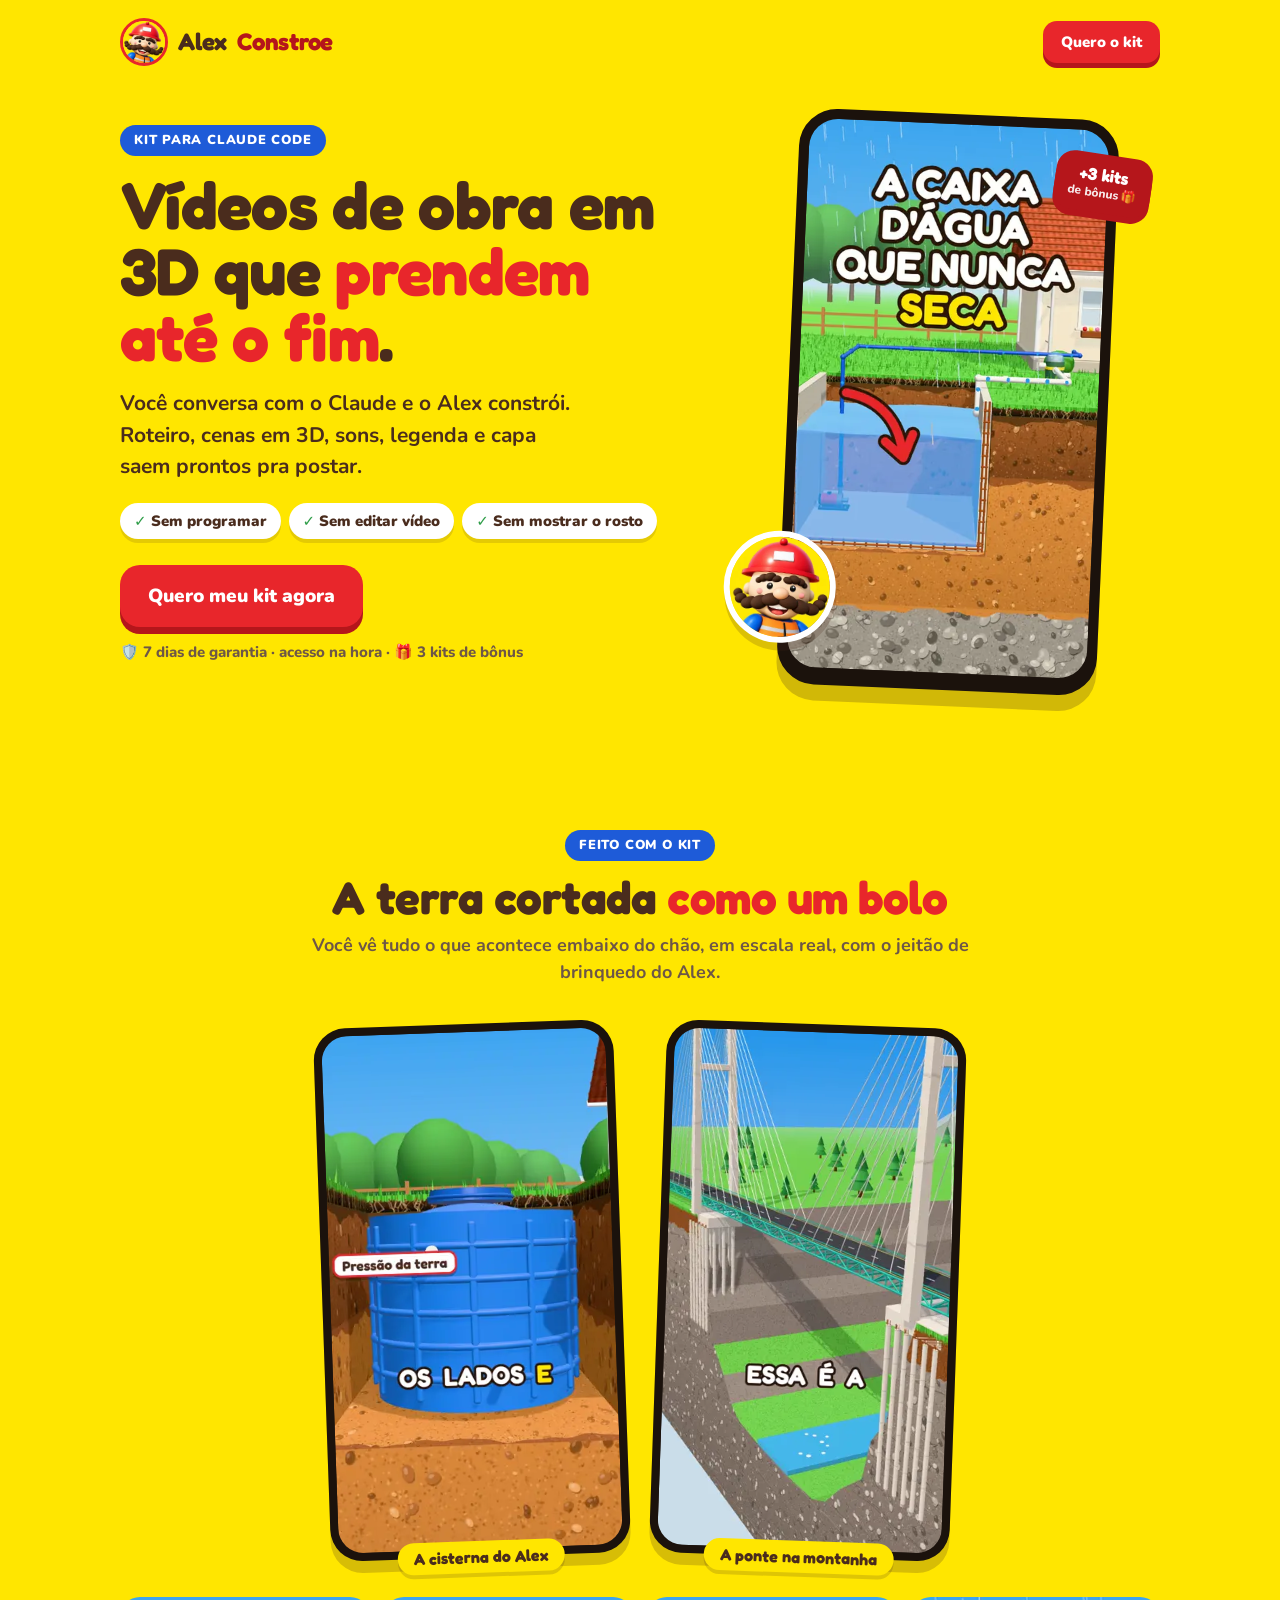
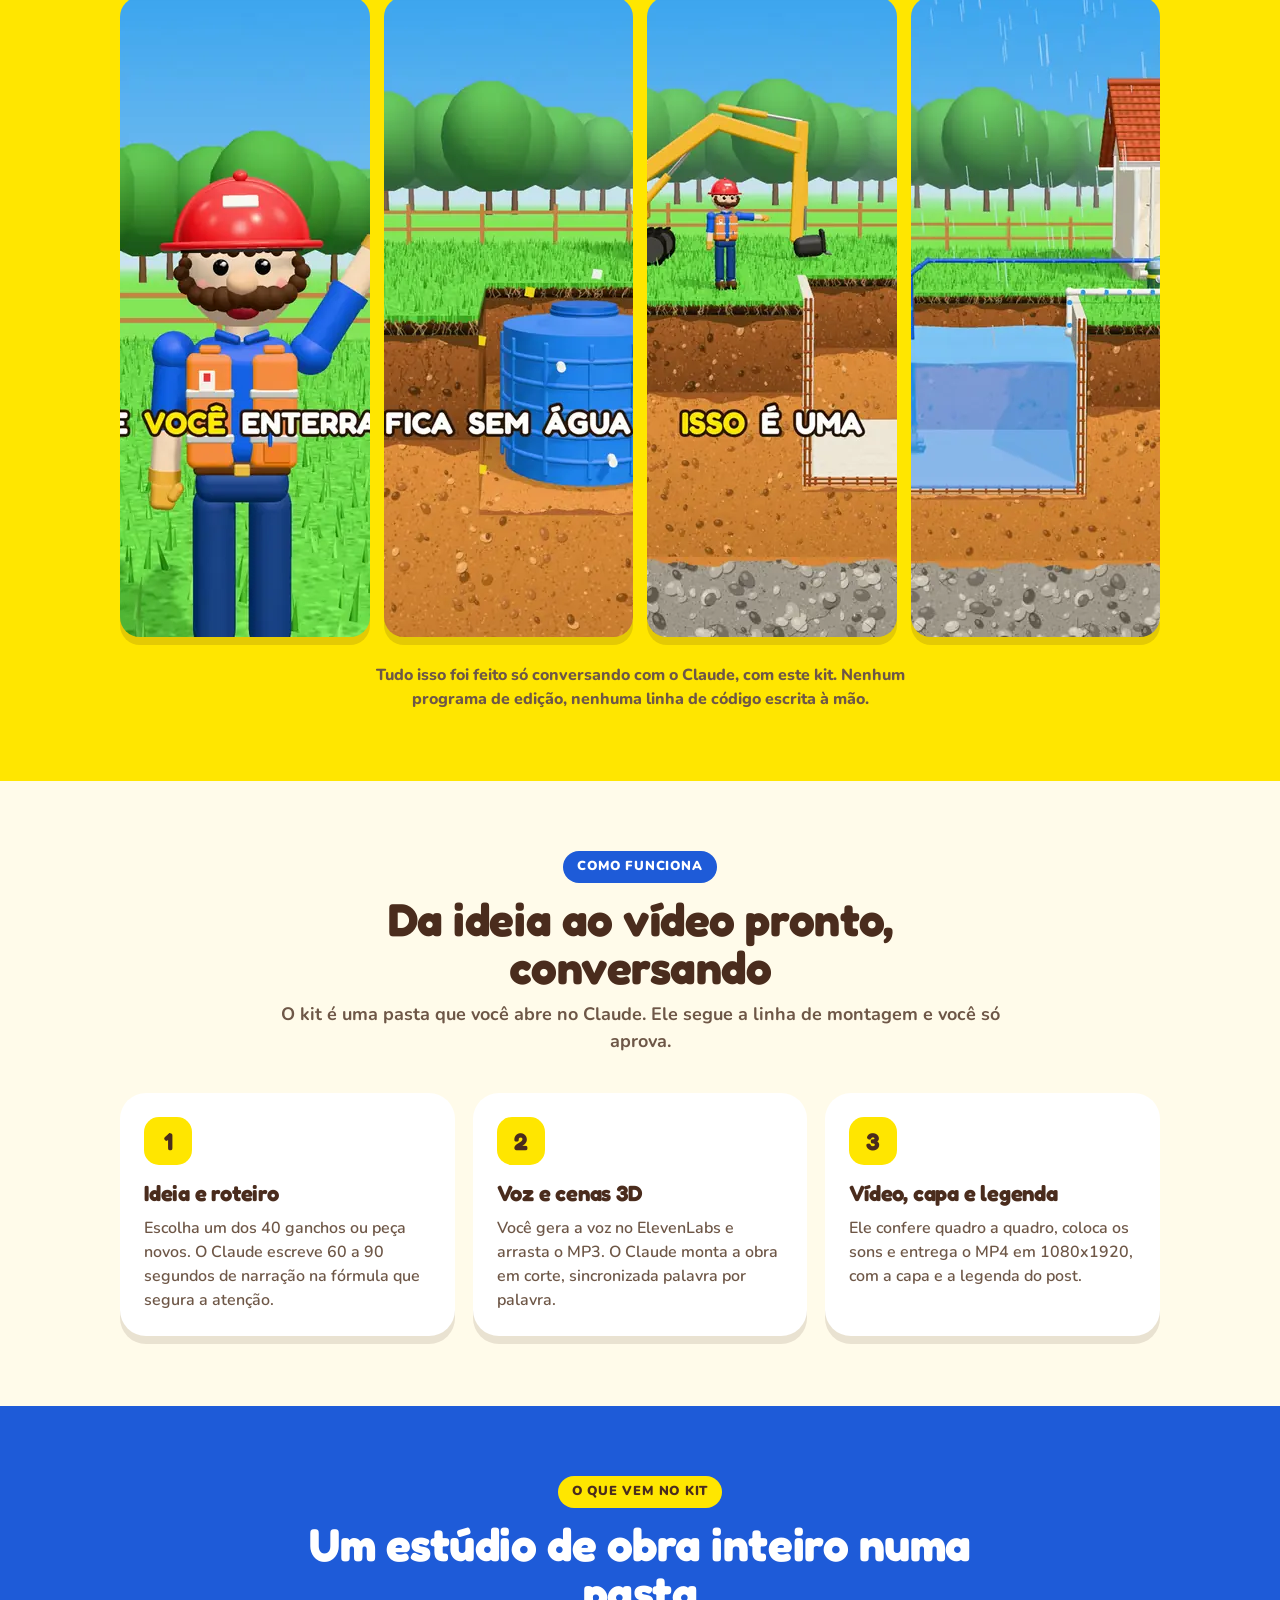
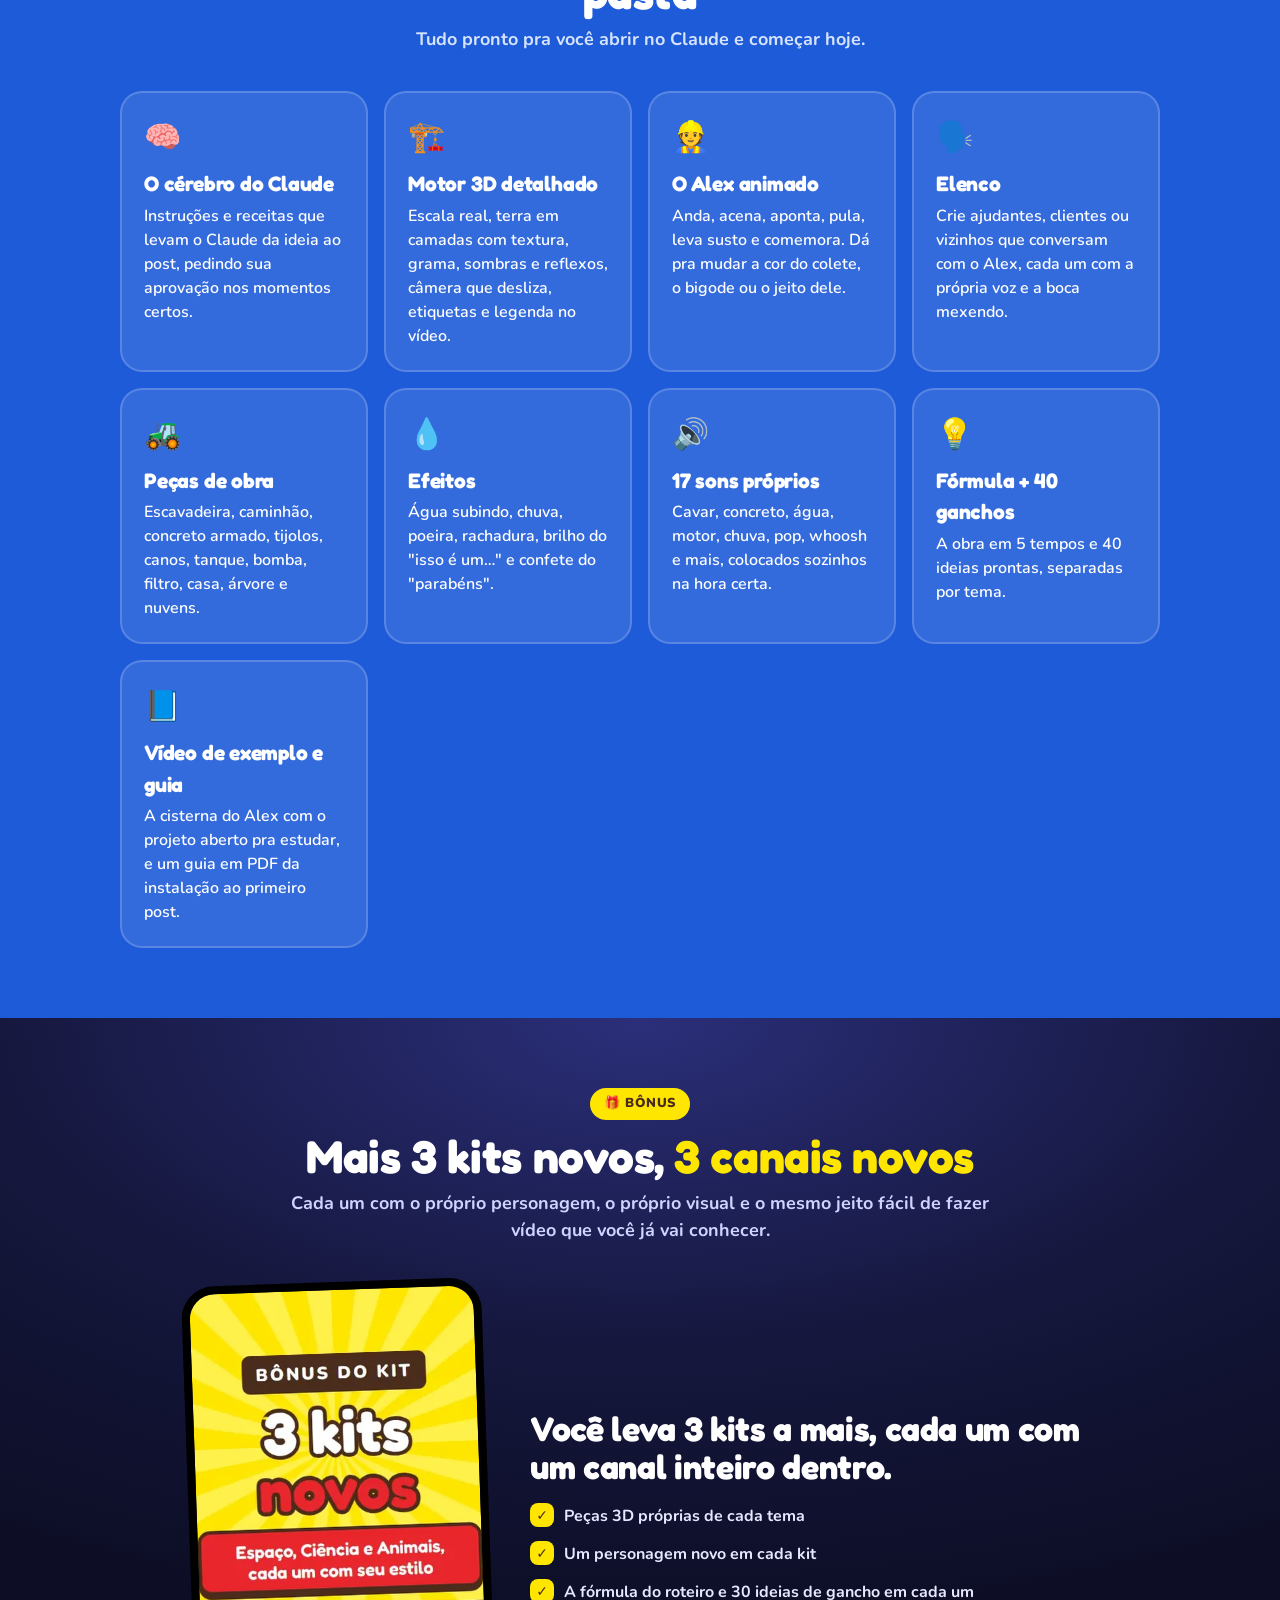
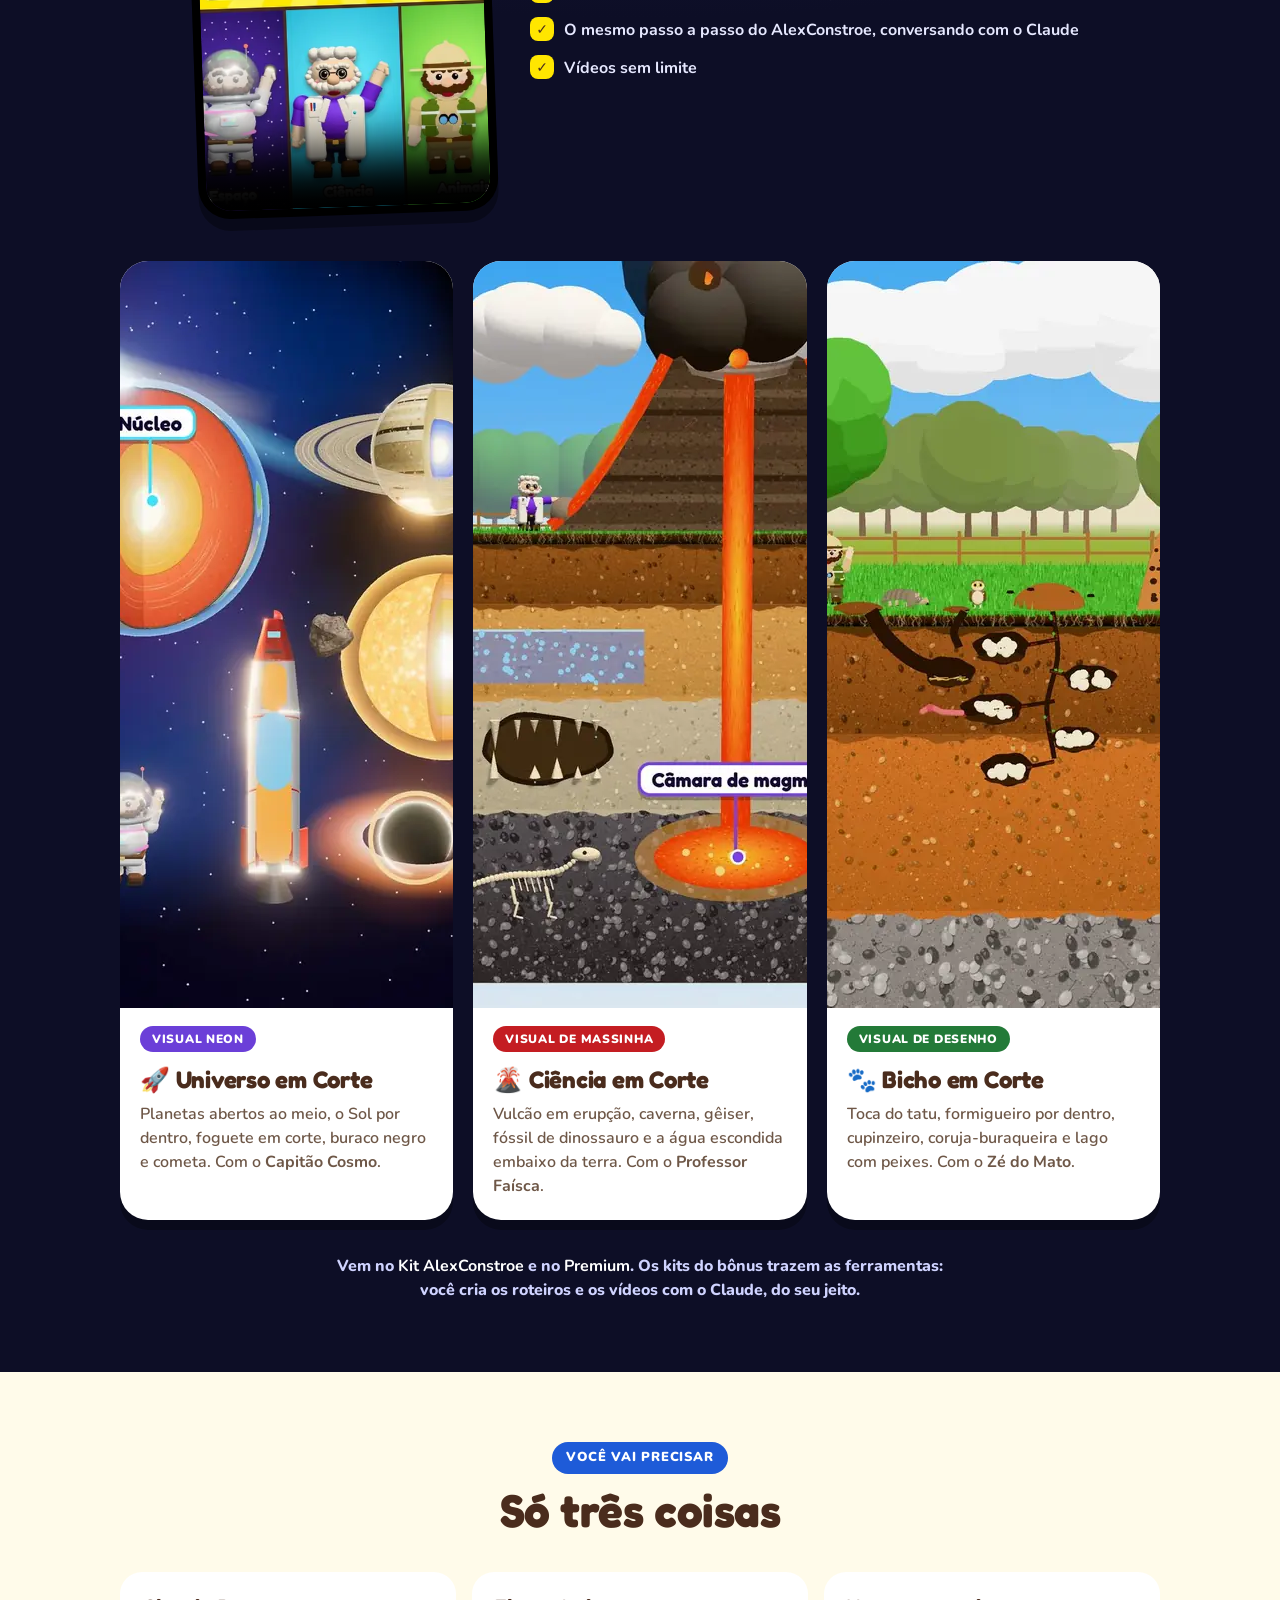
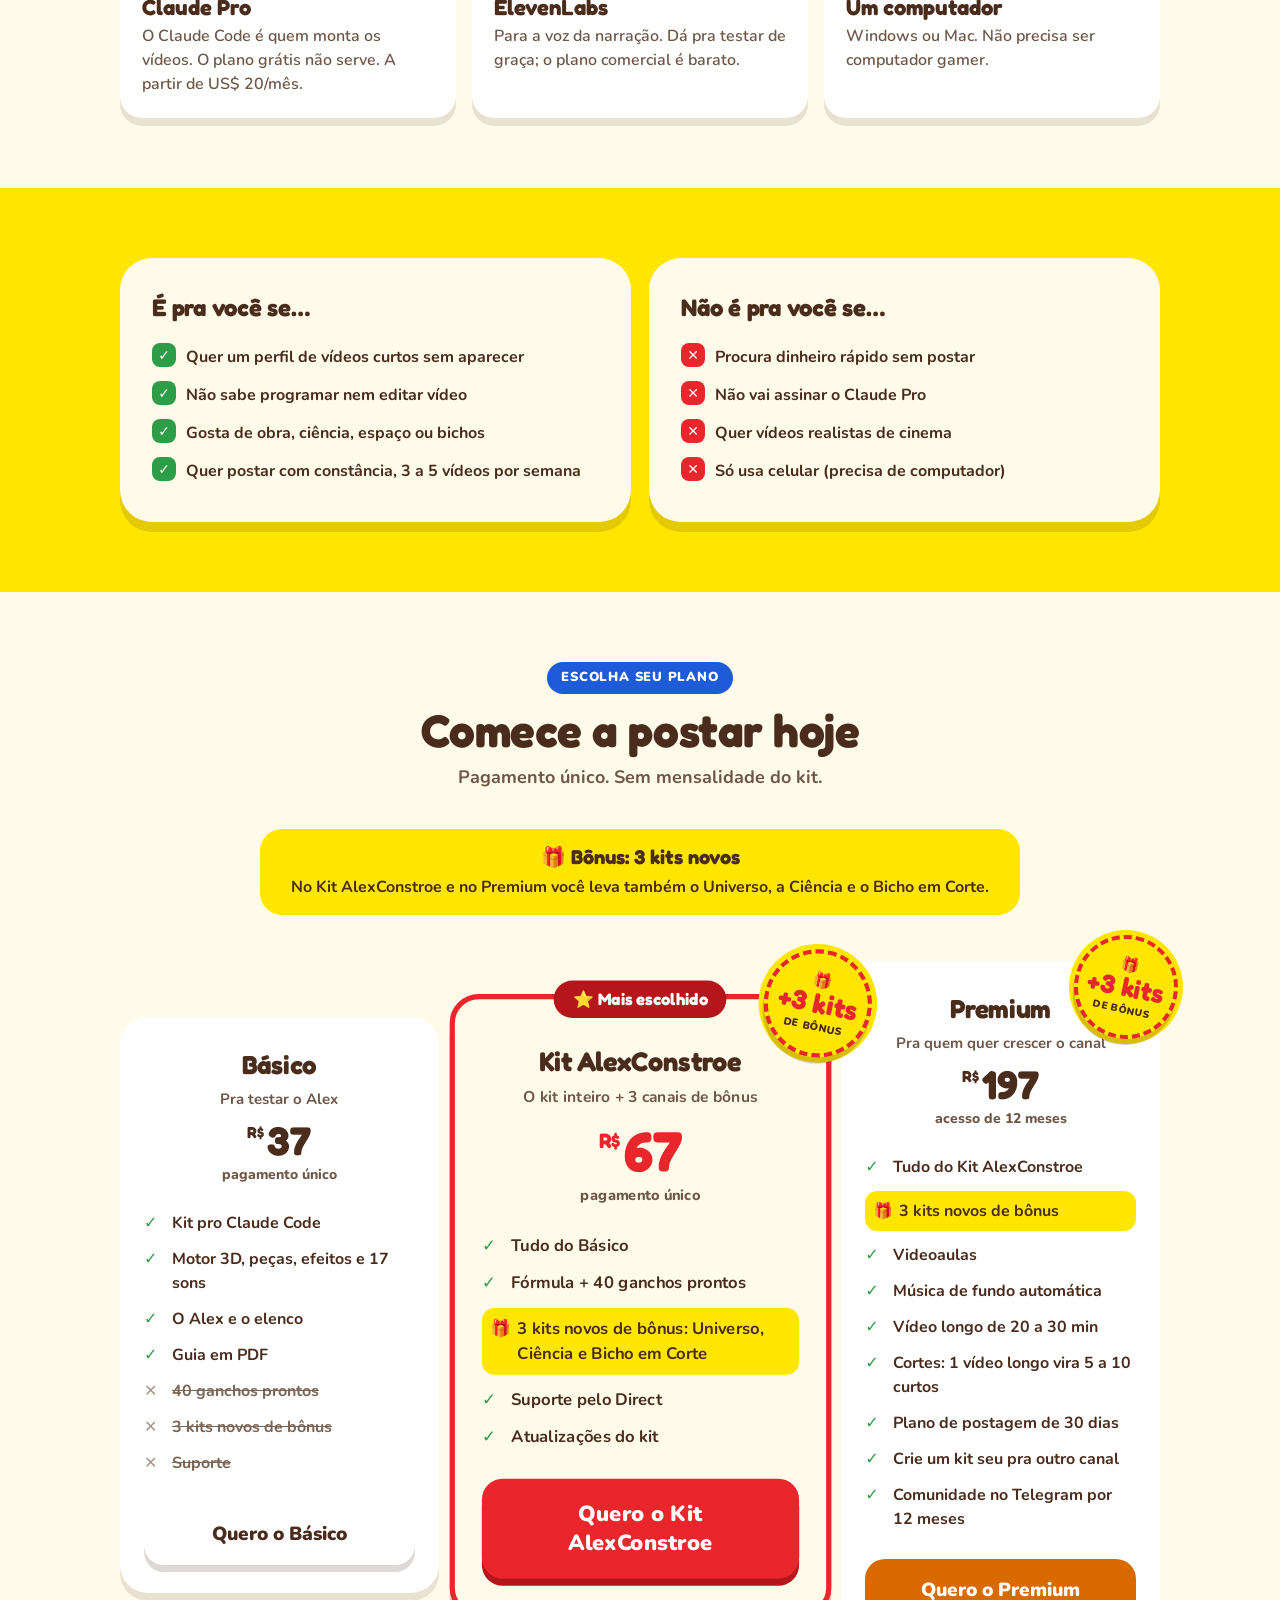
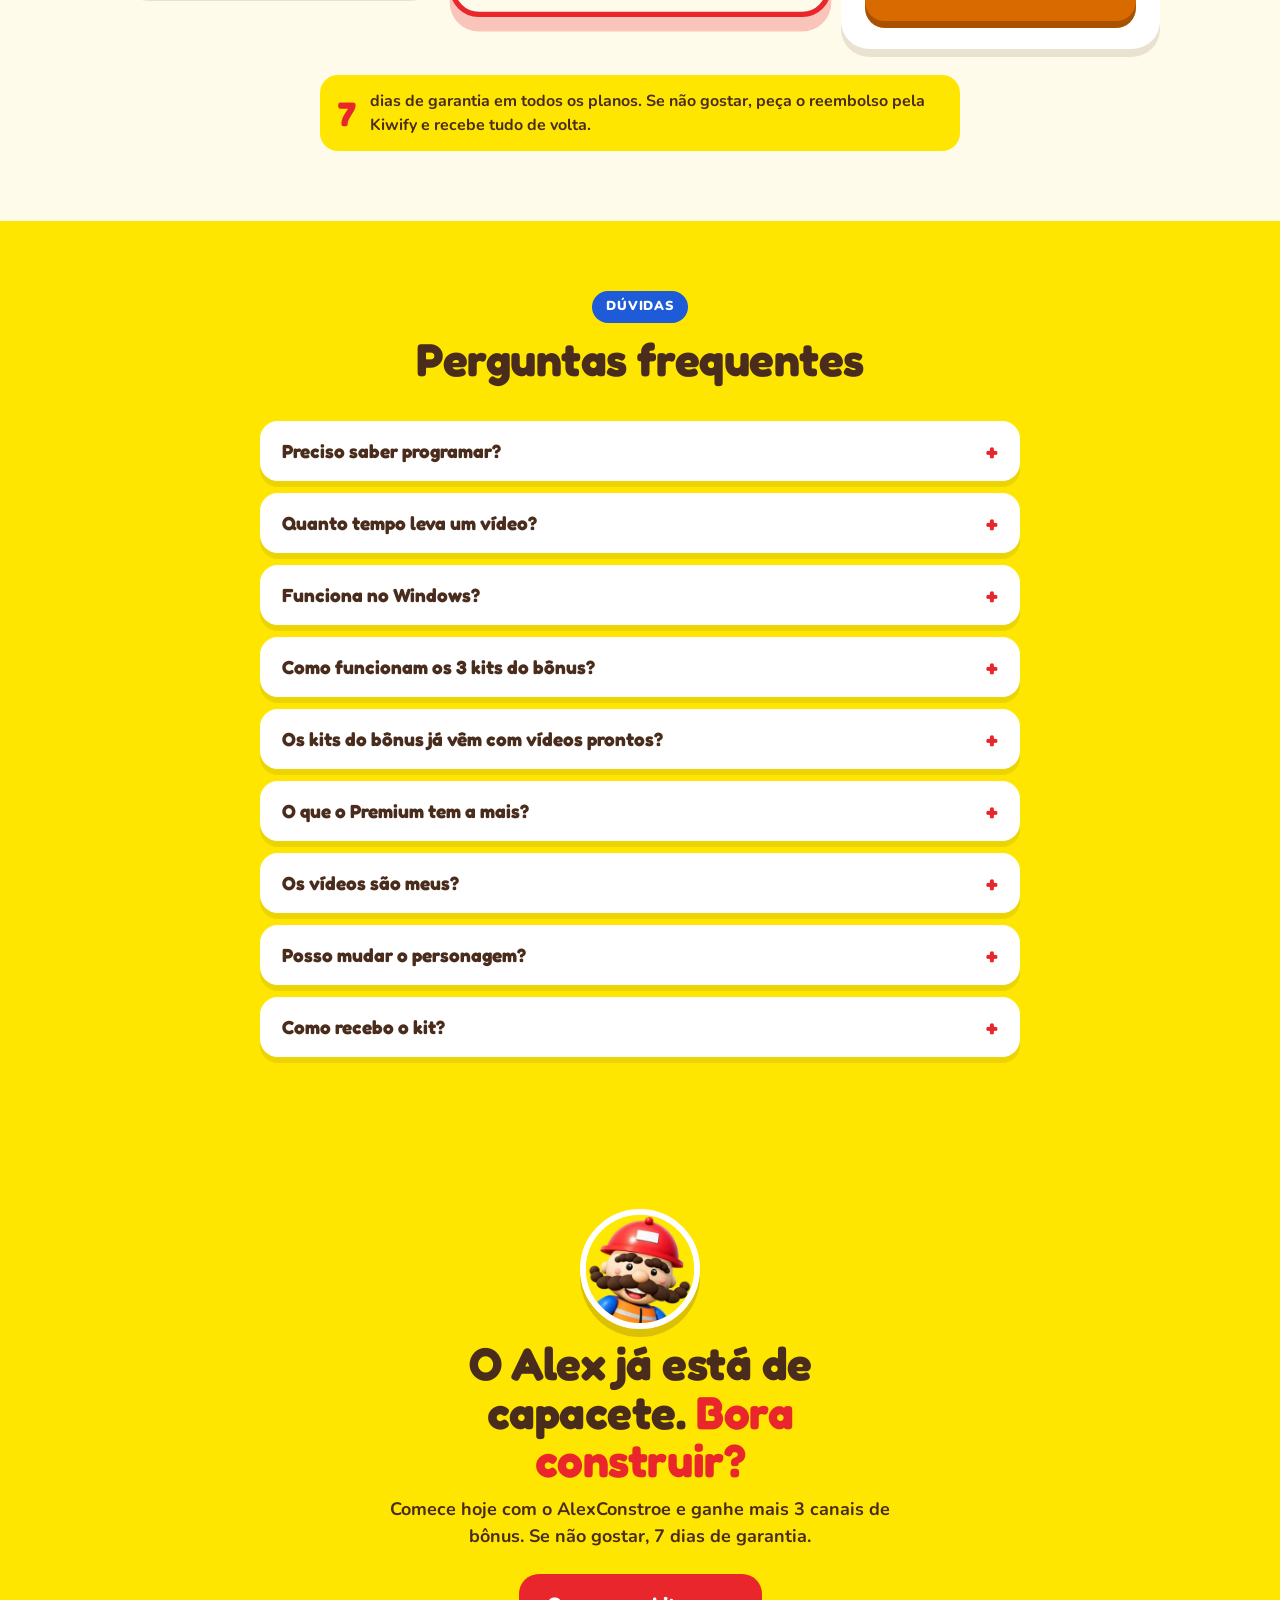
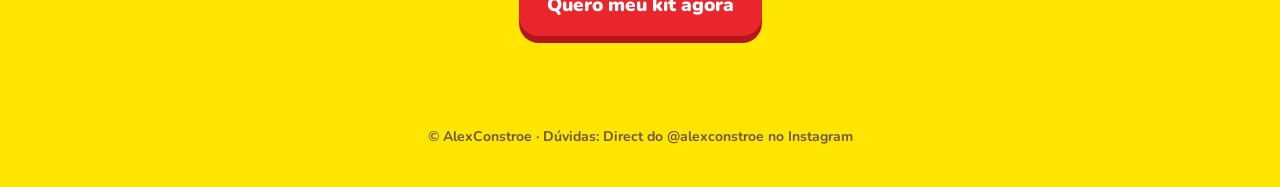
<file: index.html>
<!doctype html>
<html lang="pt-BR">
<head>
<meta charset="utf-8">
<meta name="viewport" content="width=device-width, initial-scale=1">
<title>Kit AlexConstroe · Vídeos de obra em 3D com o Claude</title>
<meta name="description" content="Faça vídeos de obra em 3D, vistos em corte, com o Alex de capacete vermelho. Você conversa com o Claude; ele roteiriza, anima e entrega o vídeo pronto. De bônus, 3 kits novos: Universo, Ciência e Bicho em Corte.">
<meta property="og:title" content="Kit AlexConstroe · Vídeos de obra em 3D com o Claude">
<meta property="og:description" content="Você conversa, o Claude faz o vídeo. Sem programar, sem editar e sem mostrar o rosto.">
<meta property="og:type" content="website">
<meta property="og:url" content="https://alexconstroe.com.br/">
<meta property="og:site_name" content="AlexConstroe">
<meta property="og:image" content="https://alexconstroe.com.br/img/alex-link.jpg">
<meta property="og:image:width" content="1200">
<meta property="og:image:height" content="1200">
<meta property="og:image:alt" content="Alex, o mascote do AlexConstroe, de capacete vermelho e bigodão">
<meta name="twitter:card" content="summary">
<meta name="twitter:image" content="https://alexconstroe.com.br/img/alex-link.jpg">
<link rel="icon" href="img/alex-p.webp">
<link rel="preload" as="image" href="media/capa.webp" fetchpriority="high">
<link rel="preload" as="font" type="font/woff2" href="fontes/fredoka.woff2" crossorigin>
<link rel="preload" as="font" type="font/woff2" href="fontes/nunito.woff2" crossorigin>
<style>
@font-face { font-family: "Fredoka"; font-style: normal; font-weight: 600 700; font-display: swap; src: url(fontes/fredoka.woff2) format("woff2"); }
@font-face { font-family: "Nunito"; font-style: normal; font-weight: 600 900; font-display: swap; src: url(fontes/nunito.woff2) format("woff2"); }
/* Identidade AlexConstroe: amarelo de fundo, capacete vermelho, camisa azul, colete laranja, bigode marrom */
:root {
  --amarelo: #FFE600;
  --amarelo-d: #E8CF00;
  --vermelho: #E8262B;
  --vermelho-d: #B5161B;
  --azul: #1E5BD8;
  --azul-d: #123F9E;
  --laranja: #FF8A1A;
  --laranja-d: #D96A00;
  --marrom: #4A2C1D;
  --pele: #F8E1C6;
  --creme: #FFFBEA;
  --branco: #FFFFFF;
  --suave: #6E5747;
}
* { box-sizing: border-box; }
html, body { margin: 0; }
body {
  font-family: "Nunito", system-ui, sans-serif;
  color: var(--marrom);
  background: var(--amarelo);
  line-height: 1.5;
}
img { max-width: 100%; display: block; }
a { color: inherit; }
.wrap { max-width: 1080px; margin: 0 auto; padding: 0 20px; }
h1, h2, h3, .marca { font-family: "Fredoka", "Nunito", sans-serif; font-weight: 700; letter-spacing: -.01em; }

/* Topo */
.topo { display: flex; align-items: center; justify-content: space-between; gap: 12px; padding: 18px 0; }
.marca { display: flex; align-items: center; gap: 10px; font-size: 24px; text-decoration: none; }
.marca img { width: 48px; height: 48px; border-radius: 50%; border: 3px solid var(--vermelho); background: var(--amarelo); }
.marca b { color: var(--vermelho-d); }

/* Botões em relevo, estilo brinquedo */
.btn {
  display: inline-flex; align-items: center; justify-content: center; gap: 10px;
  padding: 18px 28px; border-radius: 20px; border: 0; cursor: pointer;
  font: 900 19px "Nunito", sans-serif; text-decoration: none; text-align: center;
  transition: transform .1s, box-shadow .1s;
}
.btn:active { transform: translateY(4px); }
.btn.vermelho { background: var(--vermelho); color: #fff; box-shadow: 0 7px 0 var(--vermelho-d); }
.btn.vermelho:active { box-shadow: 0 3px 0 var(--vermelho-d); }
.btn.laranja { background: #d96a00; color: #fff; box-shadow: 0 7px 0 #a85200; }
.btn.branco { background: #fff; color: var(--marrom); box-shadow: 0 7px 0 rgba(74,44,29,.18); }
.btn.peq { padding: 11px 18px; font-size: 15px; border-radius: 14px; box-shadow: 0 5px 0 var(--vermelho-d); }

.card { background: var(--creme); border-radius: 32px; padding: 32px; box-shadow: 0 10px 0 rgba(74,44,29,.15); }
.selo { display: inline-block; background: var(--azul); color: #fff; border-radius: 99px; padding: 6px 14px; font-weight: 900; font-size: 13px; text-transform: uppercase; letter-spacing: .06em; }
code { font-family: ui-monospace, Consolas, monospace; background: rgba(74,44,29,.08); padding: 2px 7px; border-radius: 7px; font-size: .9em; }

/* esconde o selo "Powered by Netlify" que o plano grátis injeta */
#nl-badge-frame { display: none !important; }


/* ---------- topo e hero ---------- */
.hero { display: grid; grid-template-columns: 1.15fr .85fr; gap: 40px; align-items: center; padding: 30px 0 70px; }
.hero h1 { font-size: clamp(38px, 6vw, 66px); line-height: 1; margin: 16px 0 18px; }
.hero h1 em { font-style: normal; color: var(--vermelho); }
.hero .sub { font-size: clamp(18px, 2.2vw, 21px); font-weight: 700; color: var(--marrom); max-width: 36ch; margin: 0 0 20px; }
.hero .acoes { display: flex; flex-wrap: wrap; gap: 14px; align-items: center; }
.chips { display: flex; flex-wrap: wrap; gap: 8px; margin: 0 0 26px; padding: 0; list-style: none; }
.chips li { background: #fff; border-radius: 99px; padding: 7px 14px; font-weight: 900; font-size: 15px; box-shadow: 0 4px 0 rgba(74,44,29,.15); }
.chips li::before { content: "✓ "; color: #2e9d48; }
.garantia-mini { font-weight: 800; font-size: 15px; margin-top: 14px; color: var(--suave); }
.celular { position: relative; justify-self: center; width: min(320px, 78vw); aspect-ratio: 9/16; border-radius: 38px; background: #1b120c; padding: 10px;
  box-shadow: 0 16px 0 rgba(74,44,29,.25); transform: rotate(2.5deg); }
.celular video, .celular img { width: 100%; height: 100%; object-fit: cover; border-radius: 29px; background: #9fdcff; }
.celular .alex { position: absolute; width: 112px; height: 112px; left: -56px; bottom: 40px; border-radius: 50%; border: 6px solid #fff; box-shadow: 0 8px 0 rgba(74,44,29,.2); transform: rotate(-8deg); }
.celular .presente { position: absolute; right: -34px; top: 34px; background: var(--vermelho-d); color: #fff; font: 700 17px/1.1 "Fredoka"; padding: 12px 14px; border-radius: 18px; text-align: center;
  box-shadow: 0 6px 0 var(--vermelho-d); transform: rotate(6deg); animation: balanca 2.6s ease-in-out infinite; text-decoration: none; }
.celular .presente small { display: block; font: 800 12px "Nunito"; opacity: .9; }
@keyframes balanca { 50% { transform: rotate(-3deg) translateY(-4px); } }

/* ---------- faixas ---------- */
.faixa { padding: 70px 0; }
.faixa.creme { background: var(--creme); }
.faixa.azul { background: var(--azul); color: #fff; }
.titulo { text-align: center; max-width: 720px; margin: 0 auto 38px; }
.titulo h2 { font-size: clamp(30px, 4.5vw, 46px); line-height: 1.05; margin: 12px 0 10px; }
.titulo h2 em { font-style: normal; color: var(--vermelho); }
.titulo p { font-weight: 700; color: var(--suave); margin: 0; font-size: 18px; }
.azul .titulo p { color: #d6e3ff; }

.passos { display: grid; grid-template-columns: repeat(3, 1fr); gap: 18px; }
.passo { background: #fff; border-radius: 26px; padding: 24px; box-shadow: 0 8px 0 rgba(74,44,29,.12); }
.passo .n { width: 48px; height: 48px; border-radius: 15px; background: var(--amarelo); display: grid; place-items: center; font: 700 24px "Fredoka"; margin-bottom: 12px; }
.passo h3 { margin: 0 0 6px; font-size: 22px; }
.passo p { margin: 0; font-weight: 600; color: var(--suave); }

.itens { display: grid; grid-template-columns: repeat(auto-fit, minmax(240px, 1fr)); gap: 16px; }
.item { background: rgba(255,255,255,.1); border: 2px solid rgba(255,255,255,.18); border-radius: 22px; padding: 22px; }
.item .ic { font-size: 30px; }
.item h3 { margin: 8px 0 4px; font-size: 21px; }
.item p { margin: 0; color: #fff; font-weight: 600; }

/* ---------- provas: vídeos de verdade ---------- */
.videos { display: grid; grid-template-columns: repeat(2, minmax(0, 300px)); justify-content: center; gap: 36px; margin-bottom: 40px; }
.tela { position: relative; aspect-ratio: 9/16; border-radius: 32px; background: #1b120c; padding: 8px; box-shadow: 0 12px 0 rgba(74,44,29,.22); }
.videos .tela video { pointer-events: none; } .tela video { width: 100%; height: 100%; object-fit: cover; border-radius: 25px; background: #9fdcff; display: block; }
.tela .nome { position: absolute; left: 50%; bottom: -16px; transform: translateX(-50%); background: var(--amarelo); border-radius: 99px; padding: 6px 16px; font: 700 16px "Fredoka"; white-space: nowrap; box-shadow: 0 4px 0 rgba(74,44,29,.18); }
.tela:nth-child(1) { transform: rotate(-2deg); }
.tela:nth-child(2) { transform: rotate(2deg); }
.galeria { display: grid; grid-template-columns: repeat(4, 1fr); gap: 14px; }
.galeria img { border-radius: 20px; aspect-ratio: 9/16; object-fit: cover; box-shadow: 0 8px 0 rgba(74,44,29,.15); background: #9fdcff; transition: transform .2s; }
.galeria img:hover { transform: translateY(-6px) rotate(-1deg); }
.verdade { text-align: center; font-weight: 800; color: var(--suave); margin: 26px auto 0; max-width: 60ch; }

/* ---------- bônus: 3 kits novos ---------- */
.faixa.noite { background: radial-gradient(1200px 600px at 50% 0, #2b2f7a 0, #15173d 55%, #0d0e26 100%); color: #fff; }
.noite .titulo p { color: #cfd3ff; }
.noite .selo { background: var(--amarelo); color: var(--marrom); }
.bonus-topo { display: grid; grid-template-columns: 300px 1fr; gap: 40px; align-items: center; max-width: 900px; margin: 0 auto 46px; }
.bonus-topo .tela { background: #000; box-shadow: 0 12px 0 rgba(0,0,0,.35); transform: rotate(-2deg); }
.bonus-topo h3 { font-size: clamp(26px, 3.4vw, 34px); line-height: 1.1; margin: 0 0 12px; }
.bonus-topo ul { margin: 0; padding: 0; list-style: none; }
.bonus-topo li { padding: 7px 0 7px 34px; position: relative; font-weight: 700; color: #e6e8ff; }
.bonus-topo li::before { content: "✓"; position: absolute; left: 0; top: 6px; width: 24px; height: 24px; border-radius: 8px; background: var(--amarelo); color: var(--marrom); display: grid; place-items: center; font-weight: 900; font-size: 14px; }
.kits { display: grid; grid-template-columns: repeat(3, 1fr); gap: 20px; }
.kit { border-radius: 28px; overflow: hidden; background: #fff; color: var(--marrom); box-shadow: 0 10px 0 rgba(0,0,0,.3); display: flex; flex-direction: column; transition: transform .2s; }
.kit:hover { transform: translateY(-6px); }
.kit img { width: 100%; aspect-ratio: 9/12; object-fit: cover; object-position: center 35%; }
.kit .txt { padding: 18px 20px 22px; }
.kit .estilo { display: inline-block; border-radius: 99px; padding: 4px 12px; font-weight: 900; font-size: 12px; text-transform: uppercase; letter-spacing: .06em; color: #fff; }
.kit h3 { margin: 10px 0 4px; font-size: 24px; }
.kit p { margin: 0; font-weight: 600; color: var(--suave); font-size: 16px; }
.kit.espaco .estilo { background: #6b3fd8; }
.kit.ciencia .estilo { background: #c41d22; }
.kit.animais .estilo { background: #237a38; }
.bonus-nota { text-align: center; margin: 34px auto 0; font-weight: 800; color: #cfd3ff; max-width: 62ch; }

.precisa { display: grid; grid-template-columns: repeat(3, 1fr); gap: 16px; }
.precisa div { background: #fff; border-radius: 22px; padding: 22px; box-shadow: 0 8px 0 rgba(74,44,29,.12); }
.precisa b { display: block; font: 700 22px "Fredoka"; margin-bottom: 4px; }
.precisa span { font-weight: 600; color: var(--suave); }

.pra { display: grid; grid-template-columns: 1fr 1fr; gap: 18px; }
.pra .card h3 { margin: 0 0 12px; font-size: 24px; }
.pra ul { margin: 0; padding-left: 0; list-style: none; }
.pra li { padding: 7px 0 7px 34px; position: relative; font-weight: 700; }
.pra li::before { position: absolute; left: 0; top: 5px; width: 24px; height: 24px; border-radius: 8px; display: grid; place-items: center; font-weight: 900; font-size: 14px; color: #fff; }
.sim li::before { content: "✓"; background: #2e9d48; }
.nao li::before { content: "✕"; background: var(--vermelho); }

/* ---------- 3 planos: o do meio é o destaque ---------- */
.planos { display: grid; grid-template-columns: 1fr 1.15fr 1fr; gap: 18px; align-items: center; max-width: 1040px; margin: 0 auto; }
.plano { position: relative; background: #fff; border-radius: 28px; padding: 28px 24px; text-align: center; box-shadow: 0 8px 0 rgba(74,44,29,.12); display: flex; flex-direction: column; }
.plano h3 { margin: 0; font-size: 26px; }
.plano .para { margin: 4px 0 0; font-weight: 700; color: var(--suave); font-size: 15px; }
.plano .valor { margin: 6px 0 4px; font-weight: 800; color: var(--suave); }
.plano .valor b { font: 700 40px "Fredoka"; color: var(--marrom); }
.plano .valor small { display: block; font-size: 14px; }
.plano .valor .linha { display: flex; justify-content: center; align-items: center; gap: 8px; line-height: 1; }
.plano .valor .vezes { font: 800 14px "Nunito"; color: var(--suave); align-self: flex-start; margin-top: 8px; }
.plano .valor .linha b { font-size: 46px; }
.plano .valor .rs { font-size: 16px; margin-right: 3px; vertical-align: 1.1em; }
.plano.destaque .valor .linha b { font-size: 62px; }
.plano.destaque .valor .rs { font-size: 20px; }
.plano .valor .vista { font-size: 12px; line-height: 1.15; text-align: left; color: var(--suave); font-weight: 800; }
.plano.destaque .valor .vezes { font-size: 15px; color: var(--vermelho-d); margin-top: 12px; }
.plano ul { text-align: left; margin: 16px 0 22px; padding: 0; list-style: none; flex: 1; }
.plano li { padding: 6px 0 6px 28px; position: relative; font-weight: 700; }
.plano li::before { content: "✓"; position: absolute; left: 0; color: #2e9d48; font-weight: 900; }
.plano li.x { color: #7a6555; text-decoration: line-through; }
.plano li.x::before { content: "✕"; color: #a8968a; }
.plano li.bonus { background: var(--amarelo); border-radius: 12px; padding: 8px 10px 8px 34px; margin: 6px 0; }
.plano li.bonus::before { content: "🎁"; left: 8px; top: 8px; }
.plano .btn { width: 100%; }
.plano.destaque { background: var(--creme); border: 5px solid var(--vermelho); padding: 40px 26px 32px; box-shadow: 0 14px 0 rgba(232,38,43,.25); transform: scale(1.04); z-index: 1; }
.plano.destaque .valor b { font-size: 54px; color: var(--vermelho); }
.plano.destaque .btn { font-size: 21px; padding: 20px; }
.selo-bonus { position: absolute; top: -26px; right: -18px; width: 104px; height: 104px; border-radius: 50%; z-index: 2;
  background: var(--amarelo); color: var(--marrom); border: 4px dashed var(--vermelho); box-shadow: 0 6px 0 rgba(74,44,29,.22), 0 0 0 5px var(--amarelo);
  display: grid; place-content: center; text-align: center; font: 700 15px/1.05 "Fredoka"; transform: rotate(12deg); animation: balanca2 3s ease-in-out infinite; text-decoration: none; }
.plano.destaque .selo-bonus { top: -48px; right: -44px; }
.selo-bonus big { display: block; font-size: 26px; color: var(--vermelho); }
.selo-bonus small { display: block; font: 900 10px "Nunito"; text-transform: uppercase; letter-spacing: .05em; margin-top: 2px; }
@keyframes balanca2 { 50% { transform: rotate(4deg) scale(1.05); } }
.fita { position: absolute; top: -18px; left: 50%; transform: translateX(-50%); background: var(--vermelho-d); color: #fff; font: 700 16px "Fredoka"; padding: 8px 18px; border-radius: 999px; white-space: nowrap; }
.urgencia { max-width: 760px; margin: 0 auto 46px; background: var(--amarelo); border-radius: 22px; padding: 16px 20px; display: grid; gap: 6px; text-align: center; font-weight: 700; }
.urgencia > b { font: 700 20px "Fredoka"; }
.relogio { font: 700 28px "Fredoka"; color: var(--vermelho); letter-spacing: .02em; }
.relogio:empty { display: none; }
@media (max-width: 860px) {
  .planos { grid-template-columns: 1fr; max-width: 440px; }
  .plano.destaque { order: -1; transform: none; margin-top: 20px; }
}
.selo-garantia { display: flex; gap: 14px; align-items: center; text-align: left; margin-top: 22px; background: var(--amarelo); border-radius: 18px; padding: 14px 18px; font-weight: 700; }
.selo-garantia b { font: 700 34px "Fredoka"; color: var(--vermelho); }

.faq { max-width: 760px; margin: 0 auto; }
.faq details { background: #fff; border-radius: 18px; margin-bottom: 12px; box-shadow: 0 6px 0 rgba(74,44,29,.1); }
.faq summary { cursor: pointer; padding: 18px 22px; font: 700 19px "Fredoka"; list-style: none; display: flex; justify-content: space-between; gap: 10px; }
.faq summary::-webkit-details-marker { display: none; }
.faq summary::after { content: "+"; color: var(--vermelho); font-size: 24px; line-height: 1; }
.faq details[open] summary::after { content: "–"; }
.faq p { margin: 0; padding: 0 22px 18px; font-weight: 600; color: var(--suave); }

.final { text-align: center; padding: 70px 0 60px; }
.final img { width: 120px; height: 120px; margin: 0 auto 10px; border-radius: 50%; border: 6px solid #fff; box-shadow: 0 8px 0 rgba(74,44,29,.2); }
.final h2 { font-size: clamp(30px, 4.5vw, 46px); line-height: 1.05; margin: 10px auto 12px; max-width: 18ch; }
.final p { font-weight: 700; color: var(--marrom); margin: 0 auto 24px; max-width: 46ch; font-size: 18px; }

footer { padding: 30px 0 40px; text-align: center; font-weight: 700; color: var(--suave); font-size: 14px; }
.aviso { position: fixed; left: 50%; bottom: 24px; transform: translate(-50%, 140%); background: var(--marrom); color: #fff; padding: 14px 20px; border-radius: 16px; font-weight: 800; transition: transform .25s; z-index: 20; max-width: calc(100% - 32px); text-align: center; visibility: hidden; }
.aviso.on { transform: translate(-50%, 0); visibility: visible; }

/* barra de compra fixa no celular */
.barra { display: none; }
@media (max-width: 860px) {
  .hero { grid-template-columns: 1fr; text-align: center; padding-top: 10px; }
  .hero .sub { margin-left: auto; margin-right: auto; }
  .hero .acoes, .chips { justify-content: center; }
  .celular { transform: none; }
  .celular .alex { width: 84px; height: 84px; left: -20px; }
  .celular .presente { right: -12px; }
  .passos, .precisa, .pra, .kits { grid-template-columns: 1fr; }
  .kits { max-width: 420px; margin: 0 auto; }
  .bonus-topo { grid-template-columns: 1fr; text-align: center; }
  .bonus-topo .tela { width: min(280px, 76vw); margin: 0 auto; }
  .bonus-topo li { text-align: left; }
  .videos { grid-template-columns: repeat(2, minmax(0, 1fr)); gap: 18px; }
  .tela .nome { font-size: 14px; }
  .galeria { grid-template-columns: repeat(2, 1fr); }
  .topo .btn { display: none; }
  .barra { display: flex; position: fixed; left: 0; right: 0; bottom: 0; z-index: 15; gap: 12px; align-items: center; justify-content: space-between;
    background: #fff; padding: 10px 14px calc(10px + env(safe-area-inset-bottom)); box-shadow: 0 -6px 20px rgba(74,44,29,.18); transform: translateY(110%); transition: transform .25s; }
  .barra.on { transform: none; }
  .barra span { font-weight: 800; font-size: 14px; line-height: 1.2; }
  .barra span b { font: 700 20px "Fredoka"; color: var(--vermelho); display: block; }
  .barra .btn { padding: 13px 18px; font-size: 16px; }
  footer { padding-bottom: 100px; }
}
@media (max-width: 860px) { .selo-bonus, .plano.destaque .selo-bonus { top: -34px; right: -6px; width: 84px; height: 84px; font-size: 13px; } .selo-bonus big { font-size: 21px; } }
@media (prefers-reduced-motion: reduce) { .celular .presente, .selo-bonus { animation: none; } }

/* ---------- promoção com data (ex.: 11.11): só aparece quando PROMO está valendo ---------- */
[data-promo-so] { display: none !important; }
.promo-topo { background: var(--vermelho-d); color: #fff; text-align: center; padding: 10px 16px; font-weight: 800; font-size: 15px; line-height: 1.3;
  display: flex; flex-wrap: wrap; gap: 4px 14px; justify-content: center; align-items: center; position: sticky; top: 0; z-index: 16; }
.promo-topo big { font: 700 19px "Fredoka"; color: var(--amarelo); }
.promo-topo .rel { font: 700 17px "Fredoka"; font-variant-numeric: tabular-nums; background: rgba(0,0,0,.25); border-radius: 10px; padding: 2px 10px; }
.promo-topo a { color: var(--amarelo); }
.promo-on .promo-topo { display: flex !important; }
.promo-on .promo-chip { display: inline-block !important; }
.promo-chip { background: var(--vermelho); color: #fff; border-radius: 99px; padding: 7px 16px; font-weight: 900; font-size: 15px; text-decoration: none; margin-left: 8px; box-shadow: 0 4px 0 var(--vermelho-d); }
.plano .valor .de { display: block; font-weight: 800; font-size: 16px; color: #8a7565; text-decoration: line-through; text-decoration-color: var(--vermelho); text-decoration-thickness: 2px; }
.plano .valor .off { display: inline-block; background: var(--vermelho); color: #fff; border-radius: 99px; padding: 2px 10px; font-weight: 900; font-size: 13px; margin-top: 4px; }
.promo-on .urgencia { background: var(--vermelho-d); color: #fff; }
.promo-on .urgencia .relogio { color: var(--amarelo); }
@media (max-width: 860px) { .promo-topo { font-size: 13px; padding: 8px 12px; } .promo-topo big { font-size: 16px; } .promo-chip { margin: 10px 0 0; } }
</style>
<!-- Meta Pixel: conta as visitas e os cliques nos planos (Gerenciador de Eventos > AlexConstroe - site) -->
<script>
!function(f,b,e,v,n,t,s){if(f.fbq)return;n=f.fbq=function(){n.callMethod?
n.callMethod.apply(n,arguments):n.queue.push(arguments)};if(!f._fbq)f._fbq=n;
n.push=n;n.loaded=!0;n.version='2.0';n.queue=[];t=b.createElement(e);t.async=!0;
t.src=v;s=b.getElementsByTagName(e)[0];s.parentNode.insertBefore(t,s)}(window,
document,'script','https://connect.facebook.net/en_US/fbevents.js');
fbq('init', '1135860812171448');
fbq('track', 'PageView');
</script>
<noscript><img height="1" width="1" style="display:none" alt="" src="https://www.facebook.com/tr?id=1135860812171448&ev=PageView&noscript=1"></noscript>
<!-- fim do Meta Pixel -->
</head>
<body>
<div class="promo-topo" data-promo-so><big data-promo-nome></big><span>Só hoje, até <b data-promo-off-max></b> off em todos os planos</span><span data-promo-tempo>termina em <span class="rel" data-promo-relogio></span></span><a href="#oferta">Ver preços</a></div>

<div class="wrap">
  <header class="topo">
    <a class="marca" href="#"><img src="img/alex-p.webp" width="120" height="120" alt="">Alex<b>Constroe</b></a>
    <a class="btn vermelho peq" href="#oferta">Quero o kit</a>
  </header>

  <section class="hero">
    <div>
      <span class="selo">Kit para Claude Code</span><a class="promo-chip" data-promo-so data-promo-chip href="#oferta"></a>
      <h1>Vídeos de obra em 3D que <em>prendem até o fim</em>.</h1>
      <p class="sub">Você conversa com o Claude e o Alex constrói. Roteiro, cenas em 3D, sons, legenda e capa saem prontos pra postar.</p>
      <ul class="chips">
        <li>Sem programar</li>
        <li>Sem editar vídeo</li>
        <li>Sem mostrar o rosto</li>
      </ul>
      <div class="acoes">
        <a class="btn vermelho" href="#oferta">Quero meu kit agora</a>
      </div>
      <p class="garantia-mini">🛡️ 7 dias de garantia · acesso na hora · 🎁 3 kits de bônus</p>
    </div>
    <div class="celular">
      <video data-src="media/topo.mp4" poster="media/capa.webp" autoplay muted loop playsinline preload="none" width="432" height="768"></video>
      <img class="alex" src="img/alex-p.webp" width="120" height="120" alt="Alex, o mascote">
      <a class="presente" href="#bonus">+3 kits<small>de bônus 🎁</small></a>
    </div>
  </section>
</div>

<section class="faixa">
  <div class="wrap">
    <div class="titulo">
      <span class="selo">Feito com o kit</span>
      <h2>A terra cortada <em>como um bolo</em></h2>
      <p>Você vê tudo o que acontece embaixo do chão, em escala real, com o jeitão de brinquedo do Alex.</p>
    </div>
    <div class="videos">
      <div class="tela"><video data-src="media/gif-cisterna.mp4" poster="media/gif-cisterna.webp" autoplay muted loop playsinline preload="none" width="360" height="640"></video><span class="nome">A cisterna do Alex</span></div>
      <div class="tela"><video data-src="media/gif-ponte.mp4" poster="media/gif-ponte.webp" autoplay muted loop playsinline preload="none" width="360" height="640"></video><span class="nome">A ponte na montanha</span></div>
    </div>
    <div class="galeria">
      <img src="media/cena-1.webp" width="360" height="640" decoding="async" alt="Alex acenando no quintal" loading="lazy">
      <img src="media/cena-2.webp" width="360" height="640" decoding="async" alt="Buraco em corte com caixa d'água" loading="lazy">
      <img src="media/cena-3.webp" width="360" height="640" decoding="async" alt="Paredes de concreto armado" loading="lazy">
      <img src="media/cena-4.webp" width="360" height="640" decoding="async" alt="Cisterna cheia com bomba e chuva" loading="lazy">
    </div>
    <p class="verdade">Tudo isso foi feito só conversando com o Claude, com este kit. Nenhum programa de edição, nenhuma linha de código escrita à mão.</p>
  </div>
</section>

<section class="faixa creme">
  <div class="wrap">
    <div class="titulo">
      <span class="selo">Como funciona</span>
      <h2>Da ideia ao vídeo pronto, conversando</h2>
      <p>O kit é uma pasta que você abre no Claude. Ele segue a linha de montagem e você só aprova.</p>
    </div>
    <div class="passos">
      <div class="passo"><div class="n">1</div><h3>Ideia e roteiro</h3><p>Escolha um dos 40 ganchos ou peça novos. O Claude escreve 60 a 90 segundos de narração na fórmula que segura a atenção.</p></div>
      <div class="passo"><div class="n">2</div><h3>Voz e cenas 3D</h3><p>Você gera a voz no ElevenLabs e arrasta o MP3. O Claude monta a obra em corte, sincronizada palavra por palavra.</p></div>
      <div class="passo"><div class="n">3</div><h3>Vídeo, capa e legenda</h3><p>Ele confere quadro a quadro, coloca os sons e entrega o MP4 em 1080x1920, com a capa e a legenda do post.</p></div>
    </div>
  </div>
</section>

<section class="faixa azul">
  <div class="wrap">
    <div class="titulo">
      <span class="selo" style="background:var(--amarelo);color:var(--marrom)">O que vem no kit</span>
      <h2>Um estúdio de obra inteiro numa pasta</h2>
      <p>Tudo pronto pra você abrir no Claude e começar hoje.</p>
    </div>
    <div class="itens">
      <div class="item"><div class="ic">🧠</div><h3>O cérebro do Claude</h3><p>Instruções e receitas que levam o Claude da ideia ao post, pedindo sua aprovação nos momentos certos.</p></div>
      <div class="item"><div class="ic">🏗️</div><h3>Motor 3D detalhado</h3><p>Escala real, terra em camadas com textura, grama, sombras e reflexos, câmera que desliza, etiquetas e legenda no vídeo.</p></div>
      <div class="item"><div class="ic">👷</div><h3>O Alex animado</h3><p>Anda, acena, aponta, pula, leva susto e comemora. Dá pra mudar a cor do colete, o bigode ou o jeito dele.</p></div>
      <div class="item"><div class="ic">🗣️</div><h3>Elenco</h3><p>Crie ajudantes, clientes ou vizinhos que conversam com o Alex, cada um com a própria voz e a boca mexendo.</p></div>
      <div class="item"><div class="ic">🚜</div><h3>Peças de obra</h3><p>Escavadeira, caminhão, concreto armado, tijolos, canos, tanque, bomba, filtro, casa, árvore e nuvens.</p></div>
      <div class="item"><div class="ic">💧</div><h3>Efeitos</h3><p>Água subindo, chuva, poeira, rachadura, brilho do "isso é um…" e confete do "parabéns".</p></div>
      <div class="item"><div class="ic">🔊</div><h3>17 sons próprios</h3><p>Cavar, concreto, água, motor, chuva, pop, whoosh e mais, colocados sozinhos na hora certa.</p></div>
      <div class="item"><div class="ic">💡</div><h3>Fórmula + 40 ganchos</h3><p>A obra em 5 tempos e 40 ideias prontas, separadas por tema.</p></div>
      <div class="item"><div class="ic">📘</div><h3>Vídeo de exemplo e guia</h3><p>A cisterna do Alex com o projeto aberto pra estudar, e um guia em PDF da instalação ao primeiro post.</p></div>
    </div>
  </div>
</section>

<section class="faixa noite" id="bonus">
  <div class="wrap">
    <div class="titulo">
      <span class="selo">🎁 Bônus</span>
      <h2>Mais 3 kits novos, <span style="color:var(--amarelo)">3 canais novos</span></h2>
      <p>Cada um com o próprio personagem, o próprio visual e o mesmo jeito fácil de fazer vídeo que você já vai conhecer.</p>
    </div>
    <div class="bonus-topo">
      <div class="tela"><video src="media/bonus.mp4" poster="media/bonus-capa.webp" controls playsinline preload="none"></video></div>
      <div>
        <h3>Você leva 3 kits a mais, cada um com um canal inteiro dentro.</h3>
        <ul>
          <li>Peças 3D próprias de cada tema</li>
          <li>Um personagem novo em cada kit</li>
          <li>A fórmula do roteiro e 30 ideias de gancho em cada um</li>
          <li>O mesmo passo a passo do AlexConstroe, conversando com o Claude</li>
          <li>Vídeos sem limite</li>
        </ul>
      </div>
    </div>
    <div class="kits">
      <div class="kit espaco">
        <img src="media/bonus-espaco.webp" width="420" height="747" decoding="async" alt="Planetas abertos ao meio, foguete e buraco negro em neon" loading="lazy">
        <div class="txt"><span class="estilo">Visual neon</span><h3>🚀 Universo em Corte</h3><p>Planetas abertos ao meio, o Sol por dentro, foguete em corte, buraco negro e cometa. Com o <b>Capitão Cosmo</b>.</p></div>
      </div>
      <div class="kit ciencia">
        <img src="media/bonus-ciencia.webp" width="420" height="747" decoding="async" alt="Vulcão de massinha em corte com câmara de magma e fóssil" loading="lazy">
        <div class="txt"><span class="estilo">Visual de massinha</span><h3>🌋 Ciência em Corte</h3><p>Vulcão em erupção, caverna, gêiser, fóssil de dinossauro e a água escondida embaixo da terra. Com o <b>Professor Faísca</b>.</p></div>
      </div>
      <div class="kit animais">
        <img src="media/bonus-animais.webp" width="420" height="747" decoding="async" alt="Toca do tatu e formigueiro em corte, em desenho" loading="lazy">
        <div class="txt"><span class="estilo">Visual de desenho</span><h3>🐾 Bicho em Corte</h3><p>Toca do tatu, formigueiro por dentro, cupinzeiro, coruja-buraqueira e lago com peixes. Com o <b>Zé do Mato</b>.</p></div>
      </div>
    </div>
    <p class="bonus-nota">Vem no <b style="color:#fff">Kit AlexConstroe</b> e no <b style="color:#fff">Premium</b>. Os kits do bônus trazem as ferramentas: você cria os roteiros e os vídeos com o Claude, do seu jeito.</p>
  </div>
</section>

<section class="faixa creme">
  <div class="wrap">
    <div class="titulo">
      <span class="selo">Você vai precisar</span>
      <h2>Só três coisas</h2>
    </div>
    <div class="precisa">
      <div><b>Claude Pro</b><span>O Claude Code é quem monta os vídeos. O plano grátis não serve. A partir de US$ 20/mês.</span></div>
      <div><b>ElevenLabs</b><span>Para a voz da narração. Dá pra testar de graça; o plano comercial é barato.</span></div>
      <div><b>Um computador</b><span>Windows ou Mac. Não precisa ser computador gamer.</span></div>
    </div>
  </div>
</section>

<section class="faixa">
  <div class="wrap pra">
    <div class="card sim"><h3>É pra você se…</h3><ul>
      <li>Quer um perfil de vídeos curtos sem aparecer</li>
      <li>Não sabe programar nem editar vídeo</li>
      <li>Gosta de obra, ciência, espaço ou bichos</li>
      <li>Quer postar com constância, 3 a 5 vídeos por semana</li>
    </ul></div>
    <div class="card nao"><h3>Não é pra você se…</h3><ul>
      <li>Procura dinheiro rápido sem postar</li>
      <li>Não vai assinar o Claude Pro</li>
      <li>Quer vídeos realistas de cinema</li>
      <li>Só usa celular (precisa de computador)</li>
    </ul></div>
  </div>
</section>

<section class="faixa creme" id="oferta">
  <div class="wrap">
    <div class="titulo"><span class="selo">Escolha seu plano</span><h2>Comece a postar hoje</h2><p>Pagamento único. Sem mensalidade do kit.</p></div>
    <div class="urgencia" id="urgencia">
      <b>🎁 Bônus: 3 kits novos</b>
      <span>No <b>Kit AlexConstroe</b> e no <b>Premium</b> você leva também o <b>Universo</b>, a <b>Ciência</b> e o <b>Bicho em Corte</b><span data-prazo-frase>, comprando até <b data-prazo-txt></b></span>.</span>
      <div class="relogio" data-relogio></div>
    </div>
    <div class="planos">
      <div class="plano">
        <h3>Básico</h3>
        <p class="para">Pra testar o Alex</p>
        <p class="valor" data-valor="basico"></p>
        <ul>
          <li>Kit pro Claude Code</li>
          <li>Motor 3D, peças, efeitos e 17 sons</li>
          <li>O Alex e o elenco</li>
          <li>Guia em PDF</li>
          <li class="x">40 ganchos prontos</li>
          <li class="x">3 kits novos de bônus</li>
          <li class="x">Suporte</li>
        </ul>
        <a class="btn branco" data-plano="basico" href="#oferta">Quero o Básico</a>
      </div>
      <div class="plano destaque">
        <span class="fita">⭐ Mais escolhido</span>
        <a class="selo-bonus" href="#bonus" data-bonus>🎁<big>+3 kits</big><small>de bônus</small></a>
        <h3>Kit AlexConstroe</h3>
        <p class="para">O kit inteiro + 3 canais de bônus</p>
        <p class="valor" data-valor="completo"></p>
        <ul>
          <li>Tudo do Básico</li>
          <li>Fórmula + 40 ganchos prontos</li>
          <li class="bonus" data-bonus><b>3 kits novos</b> de bônus: Universo, Ciência e Bicho em Corte</li>
          <li>Suporte pelo Direct</li>
          <li>Atualizações do kit</li>
        </ul>
        <a class="btn vermelho" data-plano="completo" href="#oferta">Quero o Kit AlexConstroe</a>
      </div>
      <div class="plano">
        <a class="selo-bonus" href="#bonus" data-bonus>🎁<big>+3 kits</big><small>de bônus</small></a>
        <h3>Premium</h3>
        <p class="para">Pra quem quer crescer o canal</p>
        <p class="valor" data-valor="premium"></p>
        <ul>
          <li>Tudo do Kit AlexConstroe</li>
          <li class="bonus" data-bonus><b>3 kits novos</b> de bônus</li>
          <li>Videoaulas</li>
          <li>Música de fundo automática</li>
          <li>Vídeo longo de 20 a 30 min</li>
          <li>Cortes: 1 vídeo longo vira 5 a 10 curtos</li>
          <li>Plano de postagem de 30 dias</li>
          <li>Crie um kit seu pra outro canal</li>
          <li>Comunidade no Telegram por 12 meses</li>
        </ul>
        <a class="btn laranja" data-plano="premium" href="#oferta">Quero o Premium</a>
      </div>
    </div>
    <div class="selo-garantia" style="max-width:640px;margin:26px auto 0"><b>7</b><span>dias de garantia em todos os planos. Se não gostar, peça o reembolso pela Kiwify e recebe tudo de volta.</span></div>
  </div>
</section>

<section class="faixa">
  <div class="wrap">
    <div class="titulo"><span class="selo">Dúvidas</span><h2>Perguntas frequentes</h2></div>
    <div class="faq">
      <details><summary>Preciso saber programar?</summary><p>Não. Você conversa em português com o Claude. Ele escreve todo o código e só mostra imagens e o vídeo pra você aprovar.</p></details>
      <details><summary>Quanto tempo leva um vídeo?</summary><p>O primeiro demora mais por causa da instalação. Depois, algumas horas do começo ao fim, a maior parte esperando o Claude trabalhar e o vídeo renderizar.</p></details>
      <details><summary>Funciona no Windows?</summary><p>Sim. O kit funciona no Windows e no Mac, e o Claude instala o que faltar no seu computador.</p></details>
      <details><summary>Como funcionam os 3 kits do bônus?</summary><p>Eles ficam na sua área de membros da Kiwify, com um vídeo mostrando cada um. Cada kit fica numa pasta separada e funciona igualzinho ao AlexConstroe.</p></details>
      <details><summary>Os kits do bônus já vêm com vídeos prontos?</summary><p>Eles trazem as ferramentas: peças, personagem, fórmula do roteiro e 30 ideias de gancho em cada um. Os vídeos você cria conversando com o Claude, como no AlexConstroe.</p></details>
      <details><summary>O que o Premium tem a mais?</summary><p>Videoaulas e módulos pra crescer: música de fundo que abaixa sozinha na narração, vídeo longo de 20 a 30 minutos, cortes que transformam o vídeo longo em vários curtos, plano de postagem de 30 dias e a receita pra criar um kit seu pra outro canal.</p></details>
      <details><summary>Os vídeos são meus?</summary><p>Sim. Tudo que você criar com o kit é seu e pode ser postado e monetizado. O kit em si é de uso pessoal e não pode ser revendido.</p></details>
      <details><summary>Posso mudar o personagem?</summary><p>Pode. Dá pra pedir outra cor de colete, um ajudante ou um personagem novo. O Claude ajusta e mostra pra você aprovar.</p></details>
      <details><summary>Como recebo o kit?</summary><p>Logo depois do pagamento você recebe por e-mail o acesso à área de membros da Kiwify, com o kit (.zip) e o guia em PDF.</p></details>
    </div>
  </div>
</section>

<section class="final">
  <div class="wrap">
    <img src="img/alex-p.webp" width="120" height="120" alt="Alex">
    <h2>O Alex já está de capacete. <span style="color:var(--vermelho)">Bora construir?</span></h2>
    <p>Comece hoje com o AlexConstroe e ganhe mais 3 canais de bônus. Se não gostar, 7 dias de garantia.</p>
    <a class="btn vermelho" href="#oferta">Quero meu kit agora</a>
  </div>
</section>

<footer>
  <div class="wrap">© AlexConstroe · Dúvidas: Direct do <b>@alexconstroe</b> no Instagram</div>
</footer>
<div class="barra" id="barra"><span>Kit AlexConstroe<b data-preco-barra></b></span><a class="btn vermelho" href="#oferta">Quero o kit</a></div>
<div class="aviso" id="aviso">Esse plano abre em breve. O Kit AlexConstroe já está disponível! 🏗️</div>

<script>
// ====== CONFIGURAÇÃO ======
// Os 3 planos. Link vazio = o botão avisa "em breve" (crie a oferta na Kiwify e cole o link aqui).
const PLANOS = {
// parcela: copie da página de pagamento da Kiwify (ela calcula os juros). Vazio = mostra só o preço à vista.
  basico:   { preco: "R$ 37",  parcela: "", link: "https://pay.kiwify.com.br/aj6JUm4" },
  completo: { preco: "R$ 67",  parcela: "", link: "https://pay.kiwify.com.br/qmVVYji" },
  premium:  { preco: "R$ 197", parcela: "", link: "https://pay.kiwify.com.br/Y5yeLbq", nota: "acesso de 12 meses" },
};
// Prazo do bônus (opcional). Vazio = o bônus fica sempre, sem relógio.
// Com data (ex.: "2026-11-30T23:59:59-03:00"), aparece o relógio e o bônus some sozinho depois dela.
// Se usar prazo, tire o bônus da oferta na Kiwify no mesmo dia.
const PRAZO_BONUS = "";
// Promoção com data (ex.: 11.11). Liga e desliga sozinha no horário de Brasília.
// Cada plano só entra na promoção se tiver o link da oferta promocional da Kiwify (link vazio = continua no preço normal).
// Pra ver a promoção antes da hora: abra o site com ?promo=teste no fim do endereço (os botões sem link não vão pro checkout).
const PROMO = {
  nome: "PROMOÇÃO 11.11",
  de:  "2026-11-11T00:00:00-03:00",
  ate: "2026-11-11T23:59:59-03:00",
  planos: {
    basico:   { preco: "R$ 27",  link: "https://pay.kiwify.com.br/OLR6ozj" },
    completo: { preco: "R$ 47",  link: "https://pay.kiwify.com.br/UFMtjoX" },
    premium:  { preco: "R$ 111", link: "https://pay.kiwify.com.br/MG24vtH" },
  },
};
// Link escondido (pro post do 11.11): alexconstroe.com.br/1111 abre o site com ?oferta=1111,
// a promoção fica ligada sempre, sem relógio e sem "só hoje". Pra desligar: apague a linha abaixo (ou deixe "").
const PROMO_LINK = "1111";
// ==========================

const reais = s => Number(s.replace(/[^\d,]/g, "").replace(",", "."));
const PROMO_TESTE = new URLSearchParams(location.search).get("promo") === "teste";
const promoIni = new Date(PROMO.de), promoFim = new Date(PROMO.ate);
const PROMO_FIXA = !!PROMO_LINK && new URLSearchParams(location.search).get("oferta") === PROMO_LINK;
if (PROMO_FIXA) { const r = document.createElement("meta"); r.name = "robots"; r.content = "noindex"; document.head.appendChild(r); }
const promoValendo = PROMO_TESTE || PROMO_FIXA || (Date.now() >= promoIni && Date.now() < promoFim);
const EM_PROMO = {};
if (promoValendo) Object.entries(PROMO.planos).forEach(([k, pp]) => {
  if (!pp.preco || !PLANOS[k] || (!pp.link && !PROMO_TESTE)) return;
  const de = PLANOS[k].preco;
  EM_PROMO[k] = Math.round(100 - reais(pp.preco) / reais(de) * 100);
  PLANOS[k] = { ...PLANOS[k], de, preco: pp.preco, link: pp.link, parcela: "", promo: true };
});
const temPromo = Object.keys(EM_PROMO).length > 0;
if (temPromo) {
  document.documentElement.classList.add("promo-on");
  document.querySelectorAll("[data-promo-so]").forEach(el => el.removeAttribute("data-promo-so"));
  document.querySelectorAll("[data-promo-nome]").forEach(el => el.textContent = "🔥 " + PROMO.nome);
  document.querySelectorAll("[data-promo-off-max]").forEach(el => el.textContent = Math.max(...Object.values(EM_PROMO)) + "%");
  const chip = document.querySelector("[data-promo-chip]");
  if (chip) chip.textContent = `🔥 ${PROMO.nome.replace("PROMOÇÃO ", "")}: Kit por ${PLANOS.completo.preco}` + (PROMO_FIXA ? "" : " só hoje");
  const u = document.getElementById("urgencia");
  if (PROMO_FIXA) {
    document.querySelectorAll("[data-promo-tempo]").forEach(el => el.remove());
    document.querySelectorAll(".promo-topo span:not([data-promo-tempo])").forEach(el => {
      if (el.textContent.startsWith("Só hoje")) el.innerHTML = `Preço especial do post: até <b>${Math.max(...Object.values(EM_PROMO))}%</b> off em todos os planos`;
    });
    if (u) u.innerHTML = `<b>🔥 ${PROMO.nome}: preço especial</b>`
      + `<span>Você chegou pelo link do post e ainda pega o preço do 11.11. E o bônus dos <b>3 kits novos</b> continua no <b>Kit AlexConstroe</b> e no <b>Premium</b>.</span>`;
  } else if (u) u.innerHTML = `<b>🔥 ${PROMO.nome}: só hoje</b>`
    + `<span>Os menores preços do kit, e o bônus dos <b>3 kits novos</b> continua no <b>Kit AlexConstroe</b> e no <b>Premium</b>. Acaba à meia-noite.</span>`
    + `<div class="relogio" data-promo-relogio></div>`;
  const fim = PROMO_FIXA ? 0 : PROMO_TESTE && Date.now() >= promoFim ? Date.now() + 36e5 : +promoFim;
  const dd = n => String(n).padStart(2, "0");
  const tic = () => {
    const falta = fim - Date.now();
    if (PROMO_FIXA) return;
    if (falta <= 0) { if (!PROMO_TESTE) location.reload(); return; }
    const h = Math.floor(falta / 36e5), m = Math.floor(falta / 6e4) % 60, s = Math.floor(falta / 1e3) % 60;
    document.querySelectorAll("[data-promo-relogio]").forEach(el => el.textContent = `${dd(h)}h ${dd(m)}m ${dd(s)}s`);
    setTimeout(tic, 1000);
  };
  tic();
} else if (promoIni - Date.now() > 0 && promoIni - Date.now() < 864e5) {
  setTimeout(() => location.reload(), promoIni - Date.now() + 1500); // página aberta virando a meia-noite
}

document.querySelectorAll("[data-valor]").forEach(el => {
  const p = PLANOS[el.dataset.valor];
  if (p.promo) { el.innerHTML = `<span class="de">de ${p.de}</span><b><span class="rs">R$</span>${p.preco.replace("R$", "").trim()}</b><small>${p.nota || "pagamento único"}</small><span class="off">-${EM_PROMO[el.dataset.valor]}%${PROMO_FIXA ? " off" : " só hoje"}</span>`; return; }
  if (!p.parcela) { el.innerHTML = `<b><span class="rs">R$</span>${p.preco.replace("R$", "").trim()}</b><small>${p.nota || "pagamento único"}</small>`; return; }
  const [vezes, , valor] = p.parcela.split(" ");
  el.innerHTML = `<span class="linha"><span class="vezes">${vezes}</span><b><span class="rs">R$</span>${valor}</b><span class="vista">ou ${p.preco}<br>à vista</span></span>`
    + (p.nota ? `<small>${p.nota}</small>` : "");
});
document.querySelectorAll("[data-preco-barra]").forEach(el => el.textContent = PLANOS.completo.parcela || PLANOS.completo.preco);

// ====== RASTREIO DOS LINKS ======
// A origem do link que trouxe a pessoa (utm_source, utm_campaign...) segue junto até o checkout da Kiwify,
// e cada venda aparece com a origem certa. Ex.: alexconstroe.com.br/?utm_source=instagram&utm_medium=bio
const ORIGEM = new URLSearchParams();
const daUrl = new URLSearchParams(location.search);
["utm_source", "utm_medium", "utm_campaign", "utm_content", "utm_term", "src", "sck"].forEach(k => {
  if (daUrl.get(k)) ORIGEM.set(k, daUrl.get(k));
});
const comOrigem = link => {
  if (!ORIGEM.toString()) return link;
  const u = new URL(link);
  ORIGEM.forEach((v, k) => u.searchParams.set(k, v));
  return u.toString();
};
const pixel = (...args) => { if (window.fbq) fbq(...args); };
pixel("track", "ViewContent", { content_name: "Kit AlexConstroe" });

const aviso = document.getElementById("aviso");
if (PROMO_TESTE) aviso.textContent = "Prévia da promoção: falta colocar o link da oferta deste plano.";
document.querySelectorAll("[data-plano]").forEach(a => {
  const plano = a.dataset.plano, p = PLANOS[plano];
  if (p.link) {
    a.href = comOrigem(p.link);
    // clique no plano vira o evento "CliqueNoPlano" no Gerenciador de Eventos (a venda é contada pela Kiwify)
    a.addEventListener("click", () => pixel("trackCustom", "CliqueNoPlano", {
      plano, value: Number(p.preco.replace(/\D/g, "")), currency: "BRL",
    }));
    return;
  }
  a.addEventListener("click", e => {
    e.preventDefault();
    aviso.classList.add("on");
    setTimeout(() => aviso.classList.remove("on"), 2600);
  });
});

const faixa = document.getElementById("urgencia");
if (!PRAZO_BONUS) {
  document.querySelectorAll("[data-prazo-frase]").forEach(el => el.remove());
} else {
  const prazo = new Date(PRAZO_BONUS);
  document.querySelectorAll("[data-prazo-txt]").forEach(el => {
    el.textContent = prazo.toLocaleDateString("pt-BR", { weekday: "long", day: "2-digit", month: "2-digit" }) + " às 23h59";
  });
  const relogio = () => {
    const falta = prazo - Date.now();
    if (falta <= 0) {
      faixa.remove();
      document.querySelectorAll("[data-bonus], #bonus, .celular .presente").forEach(el => el.remove());
      return;
    }
    const d = Math.floor(falta / 864e5), h = Math.floor(falta / 36e5) % 24, m = Math.floor(falta / 6e4) % 60, s = Math.floor(falta / 1e3) % 60;
    const dd = n => String(n).padStart(2, "0");
    document.querySelector("[data-relogio]").textContent = `${d}d ${dd(h)}h ${dd(m)}m ${dd(s)}s`;
    setTimeout(relogio, 1000);
  };
  relogio();
}

// vídeos tipo GIF: só baixam quando chegam perto da tela (e o do topo, logo depois que a página abre)
const gifs = document.querySelectorAll("video[data-src]");
const liga = v => { if (v.src) return; v.src = v.dataset.src; v.play().catch(() => {}); };
const olho = "IntersectionObserver" in window ? new IntersectionObserver(es => es.forEach(e => {
  if (e.isIntersecting) { liga(e.target); olho.unobserve(e.target); }
}), { rootMargin: "300px" }) : null;
addEventListener("load", () => gifs.forEach(v => olho ? olho.observe(v) : liga(v)));

// só um vídeo tocando por vez
document.querySelectorAll("video[controls]").forEach(v => v.addEventListener("play", () => {
  document.querySelectorAll("video[controls]").forEach(o => { if (o !== v) o.pause(); });
}));

// barra de compra no celular: aparece depois do topo e some quando os planos estão na tela
const barra = document.getElementById("barra");
const oferta = document.getElementById("oferta");
const atualizaBarra = () => {
  const r = oferta.getBoundingClientRect();
  const vendoPlanos = r.top < innerHeight && r.bottom > 0;
  barra.classList.toggle("on", scrollY > 500 && !vendoPlanos);
};
addEventListener("scroll", atualizaBarra, { passive: true });
atualizaBarra();
</script>
</body>
</html>
</file>
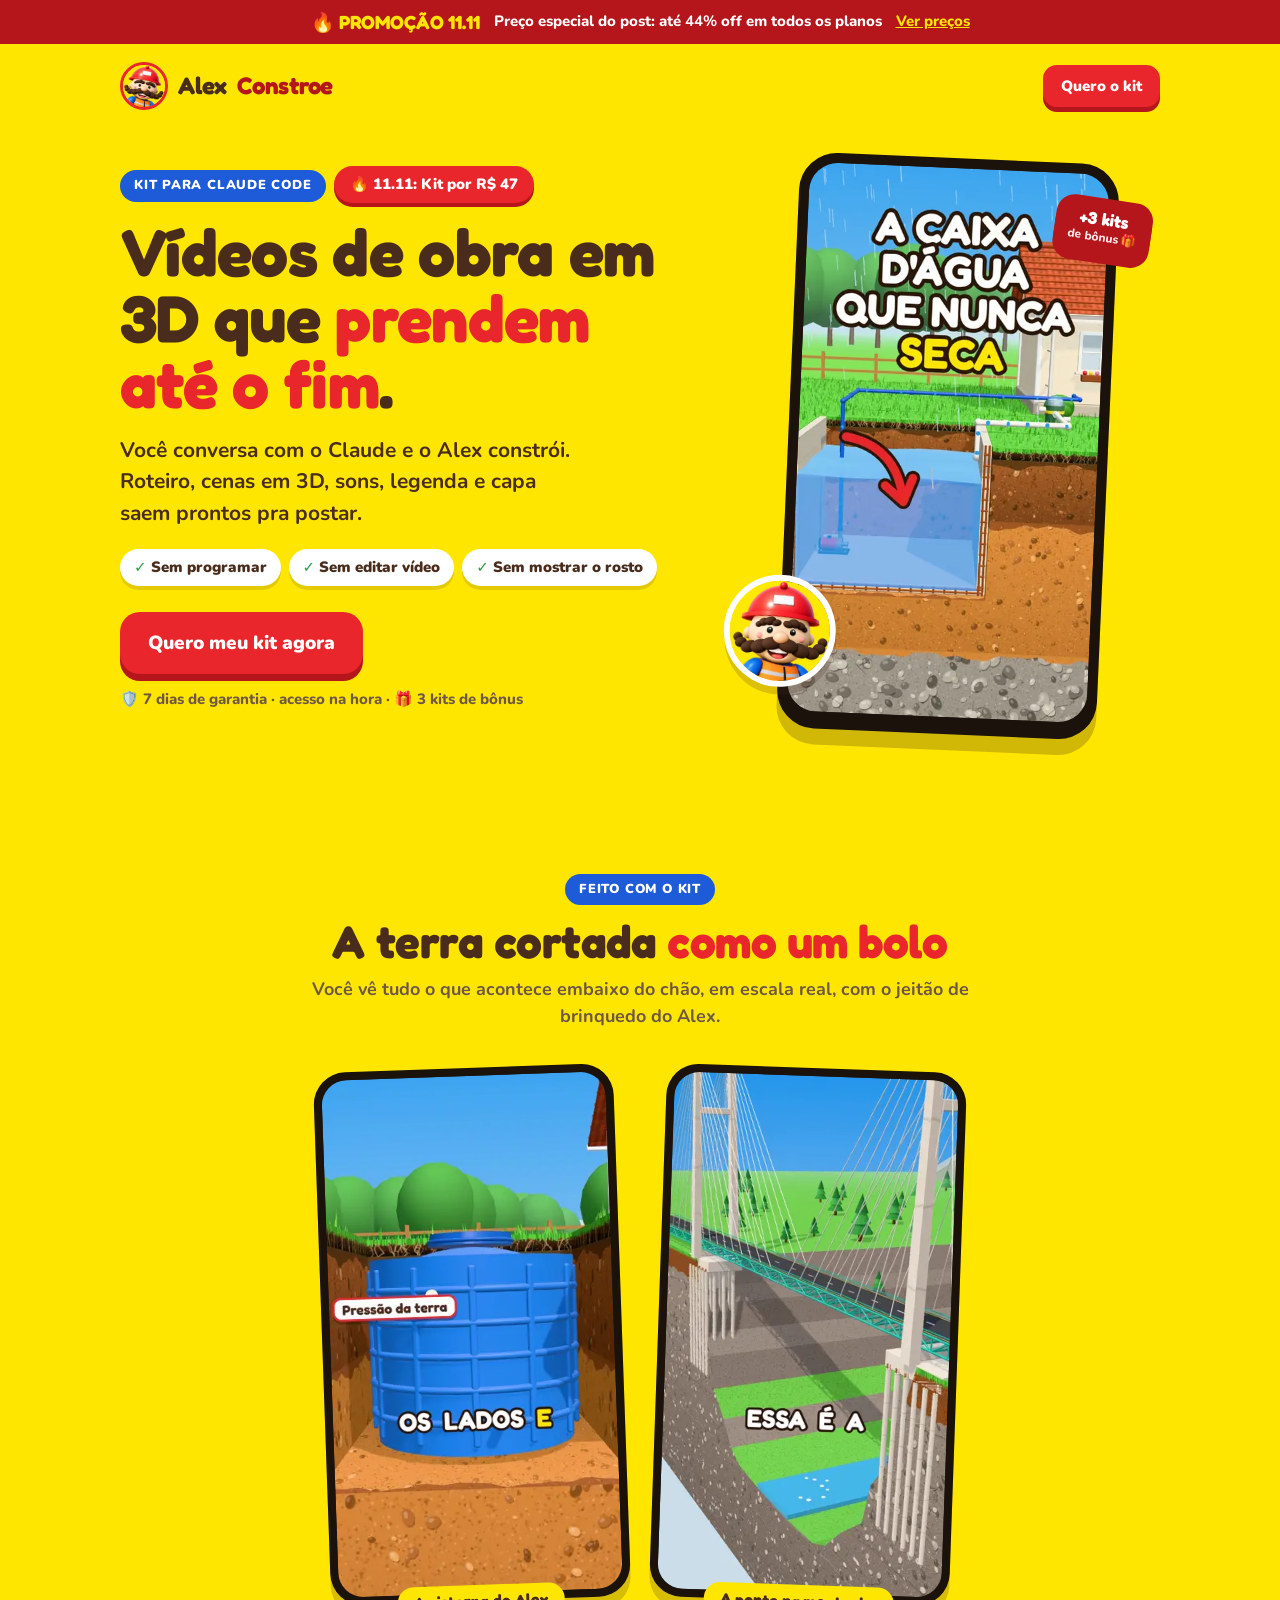
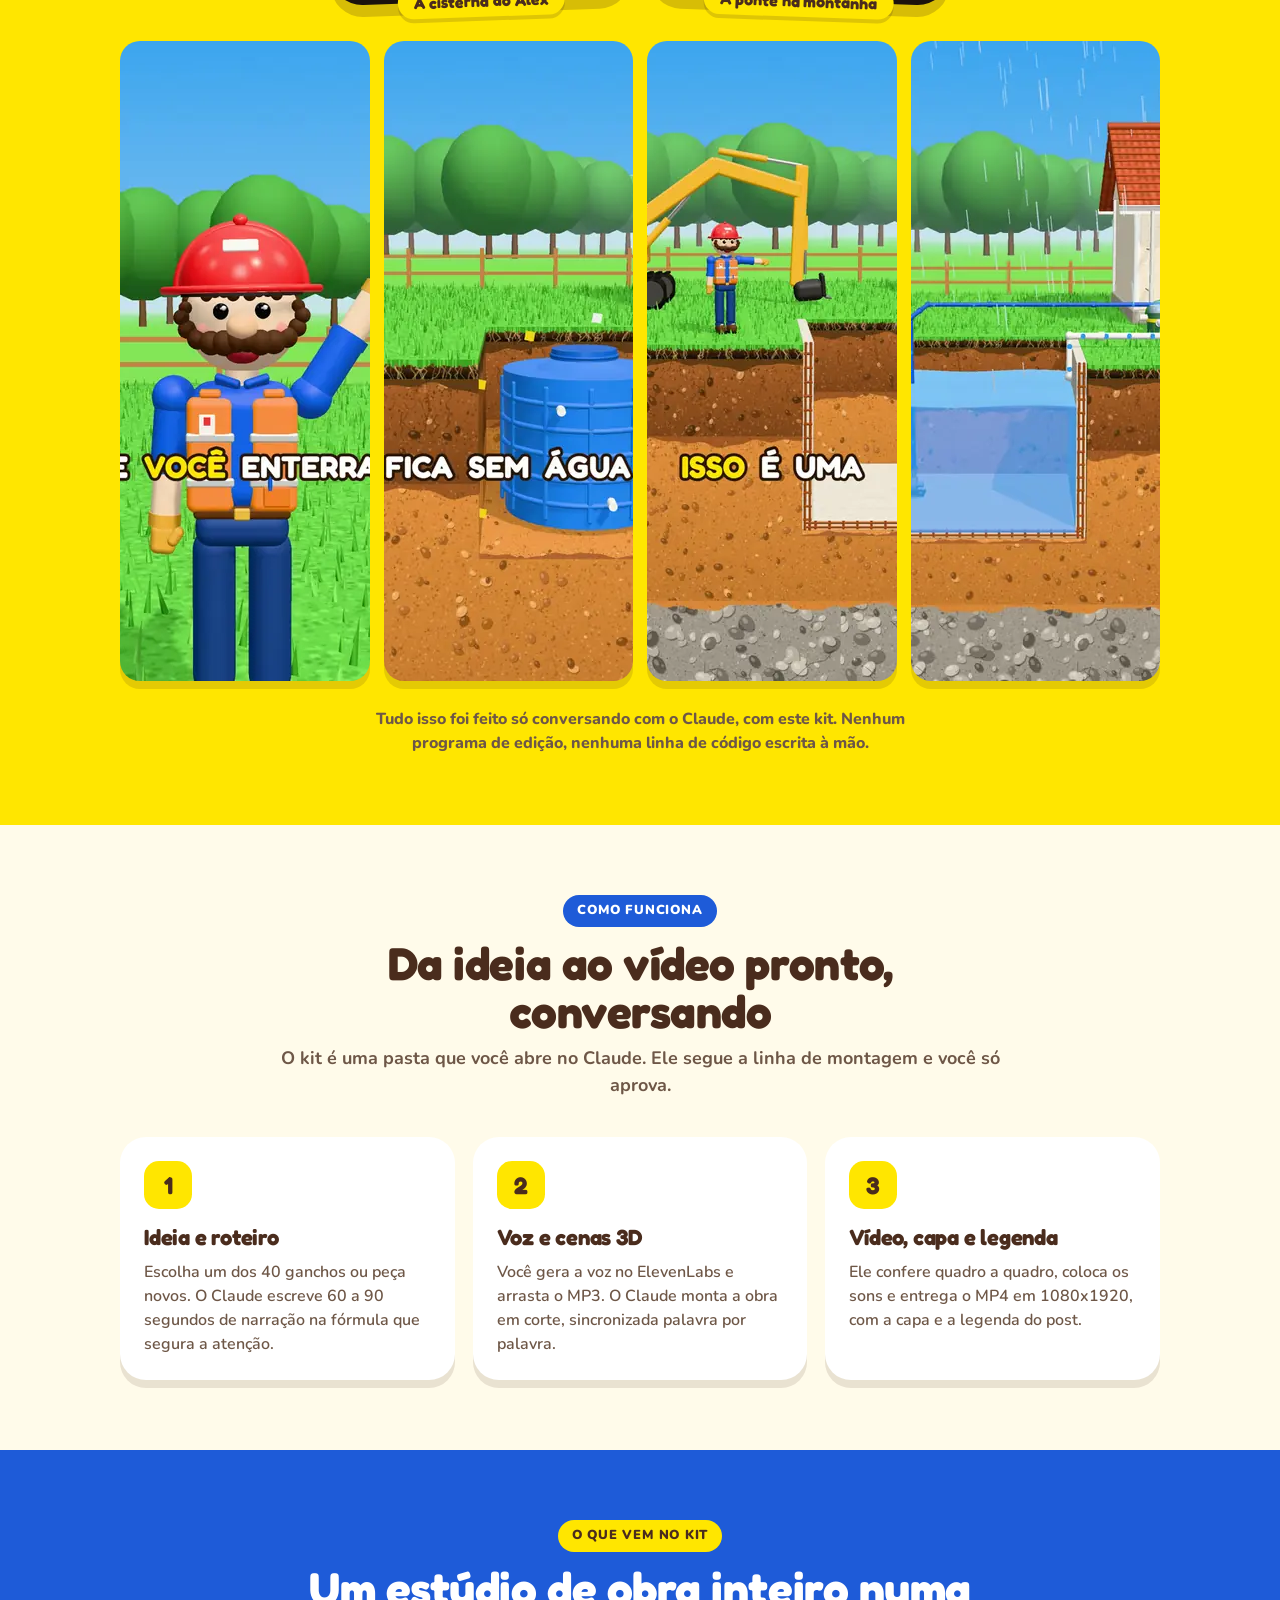
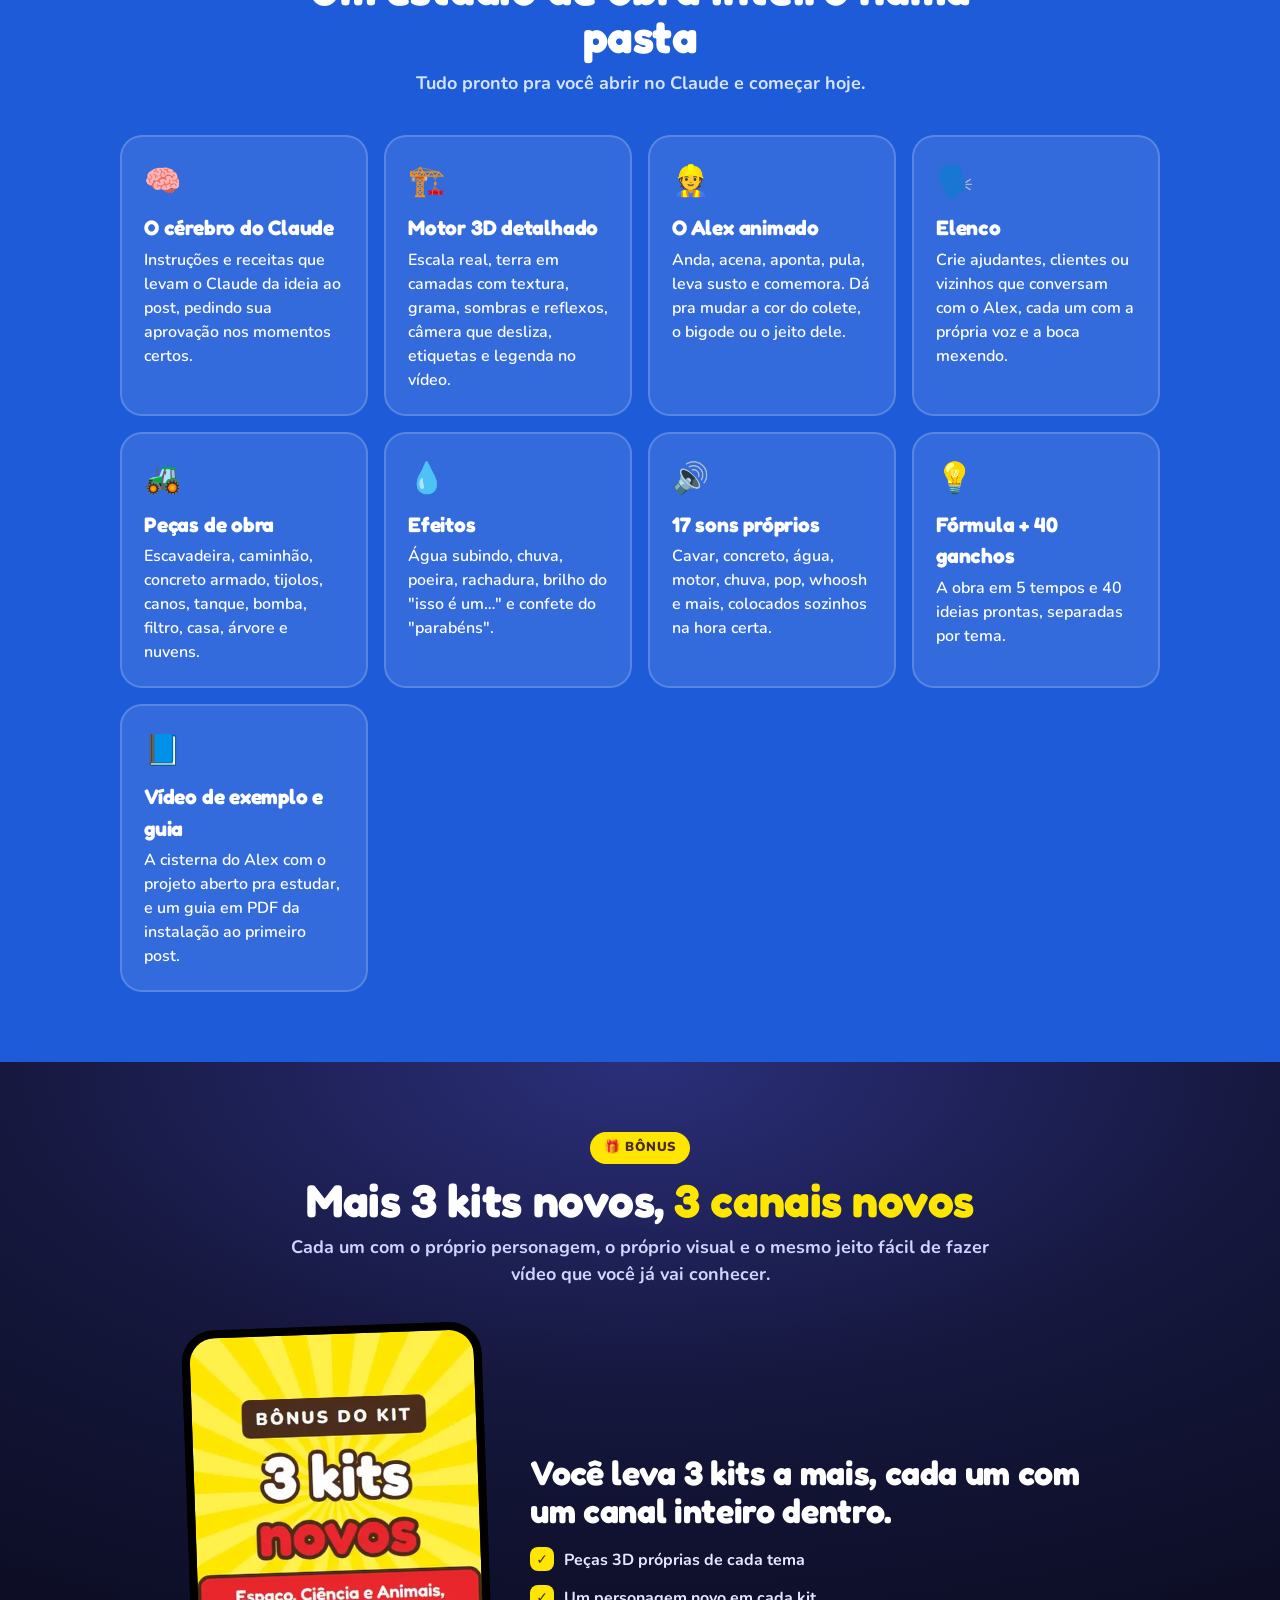
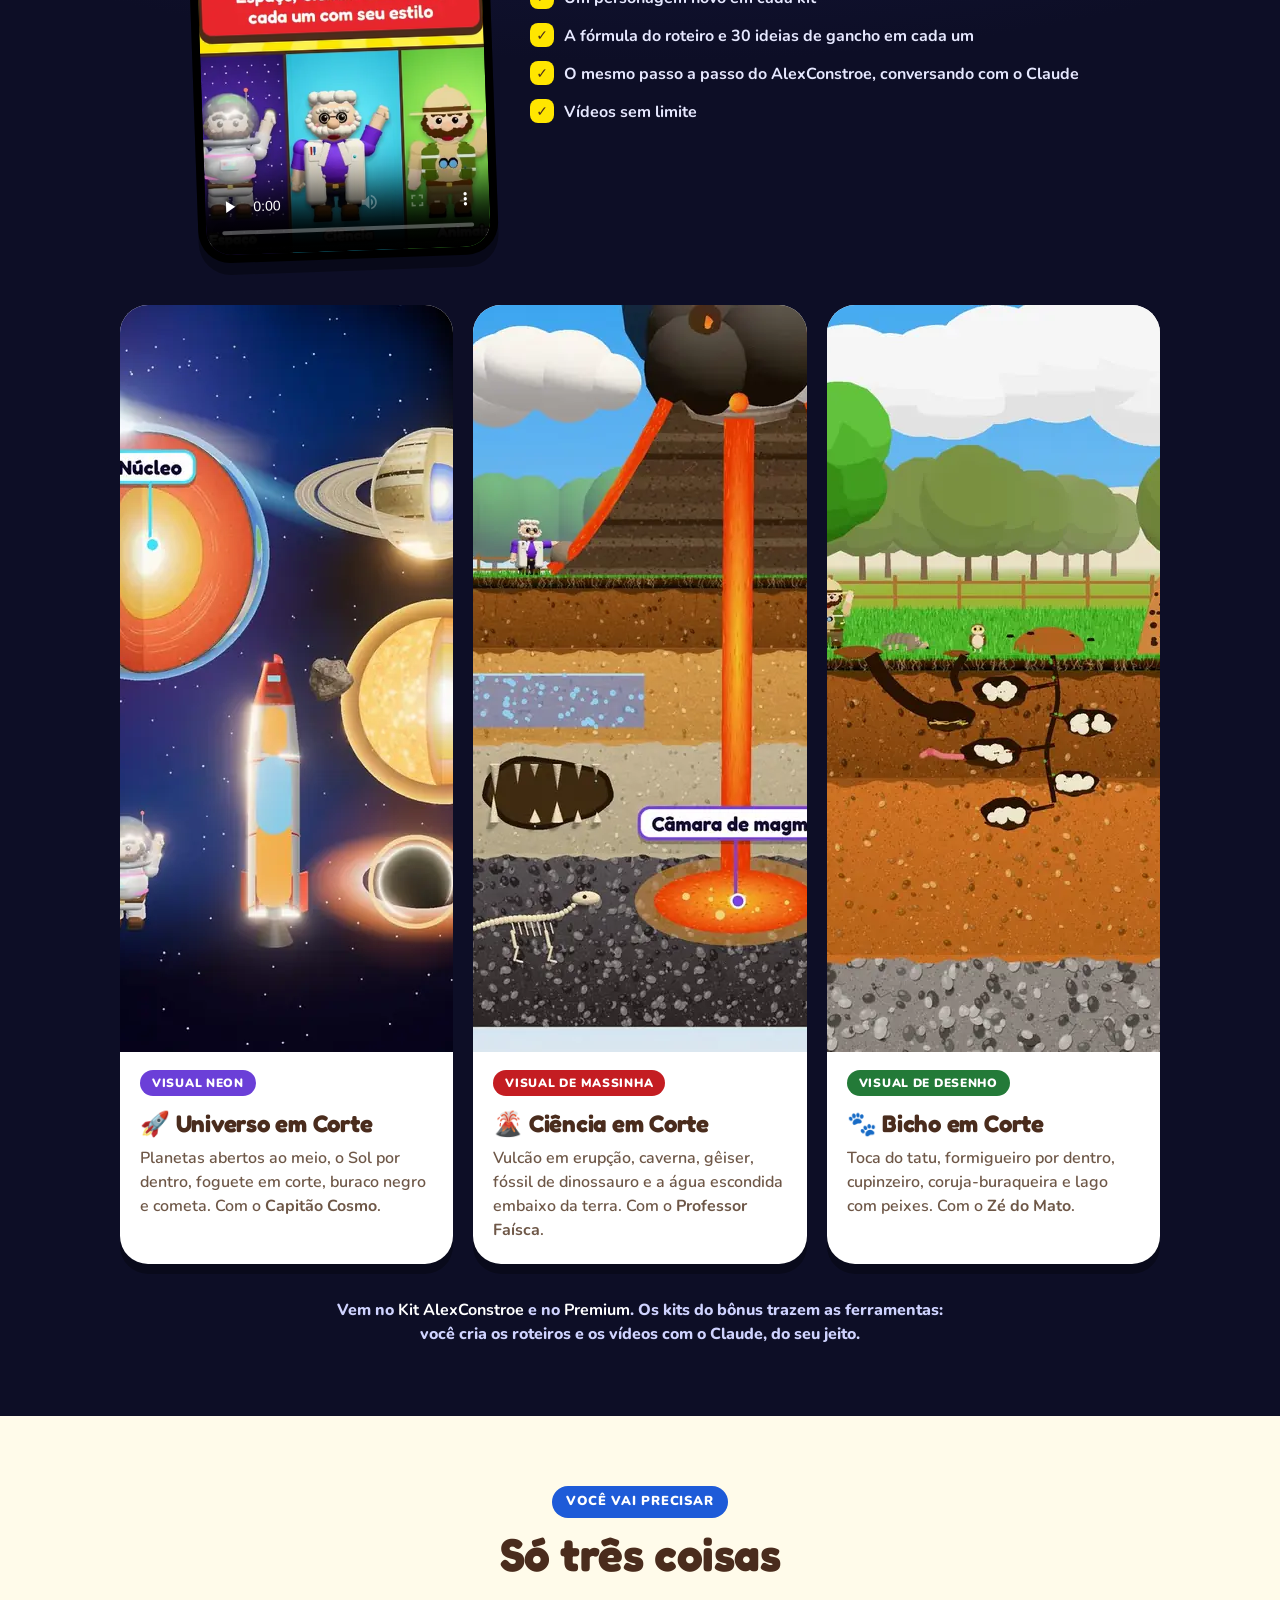
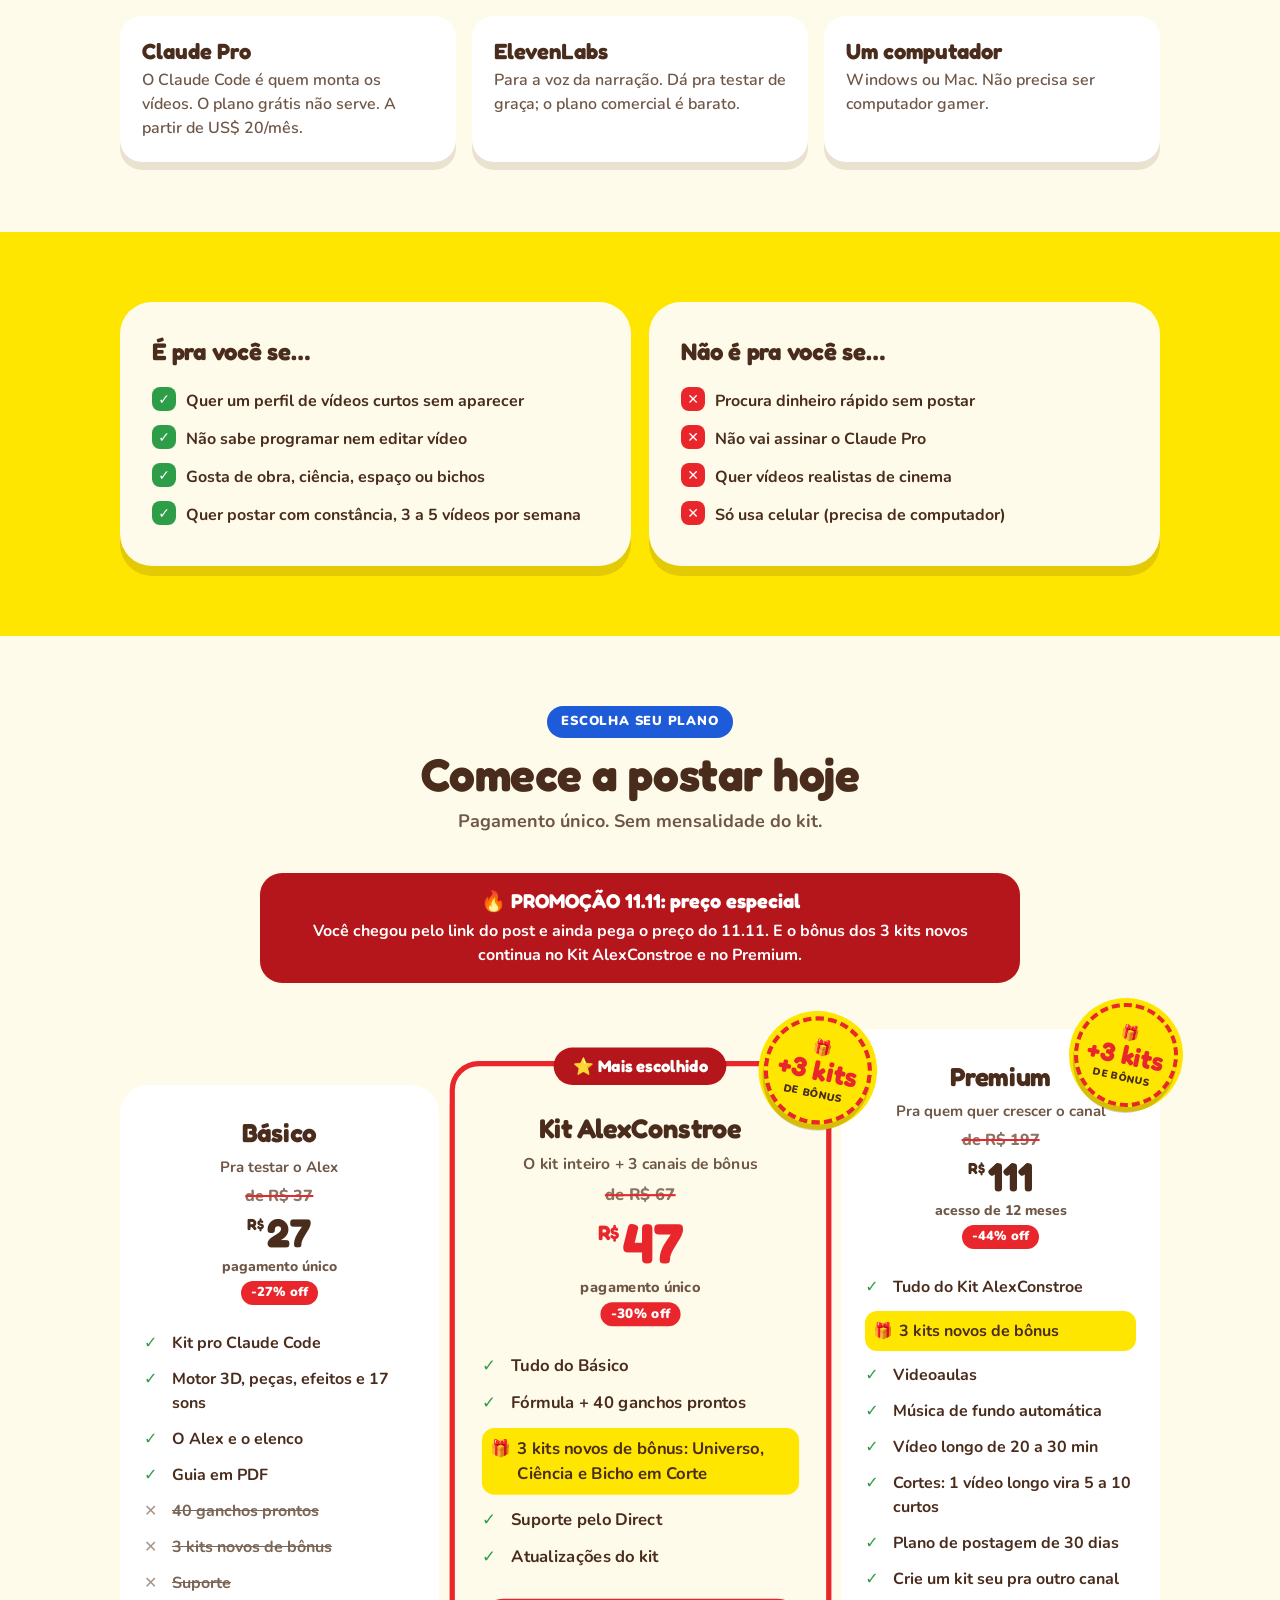
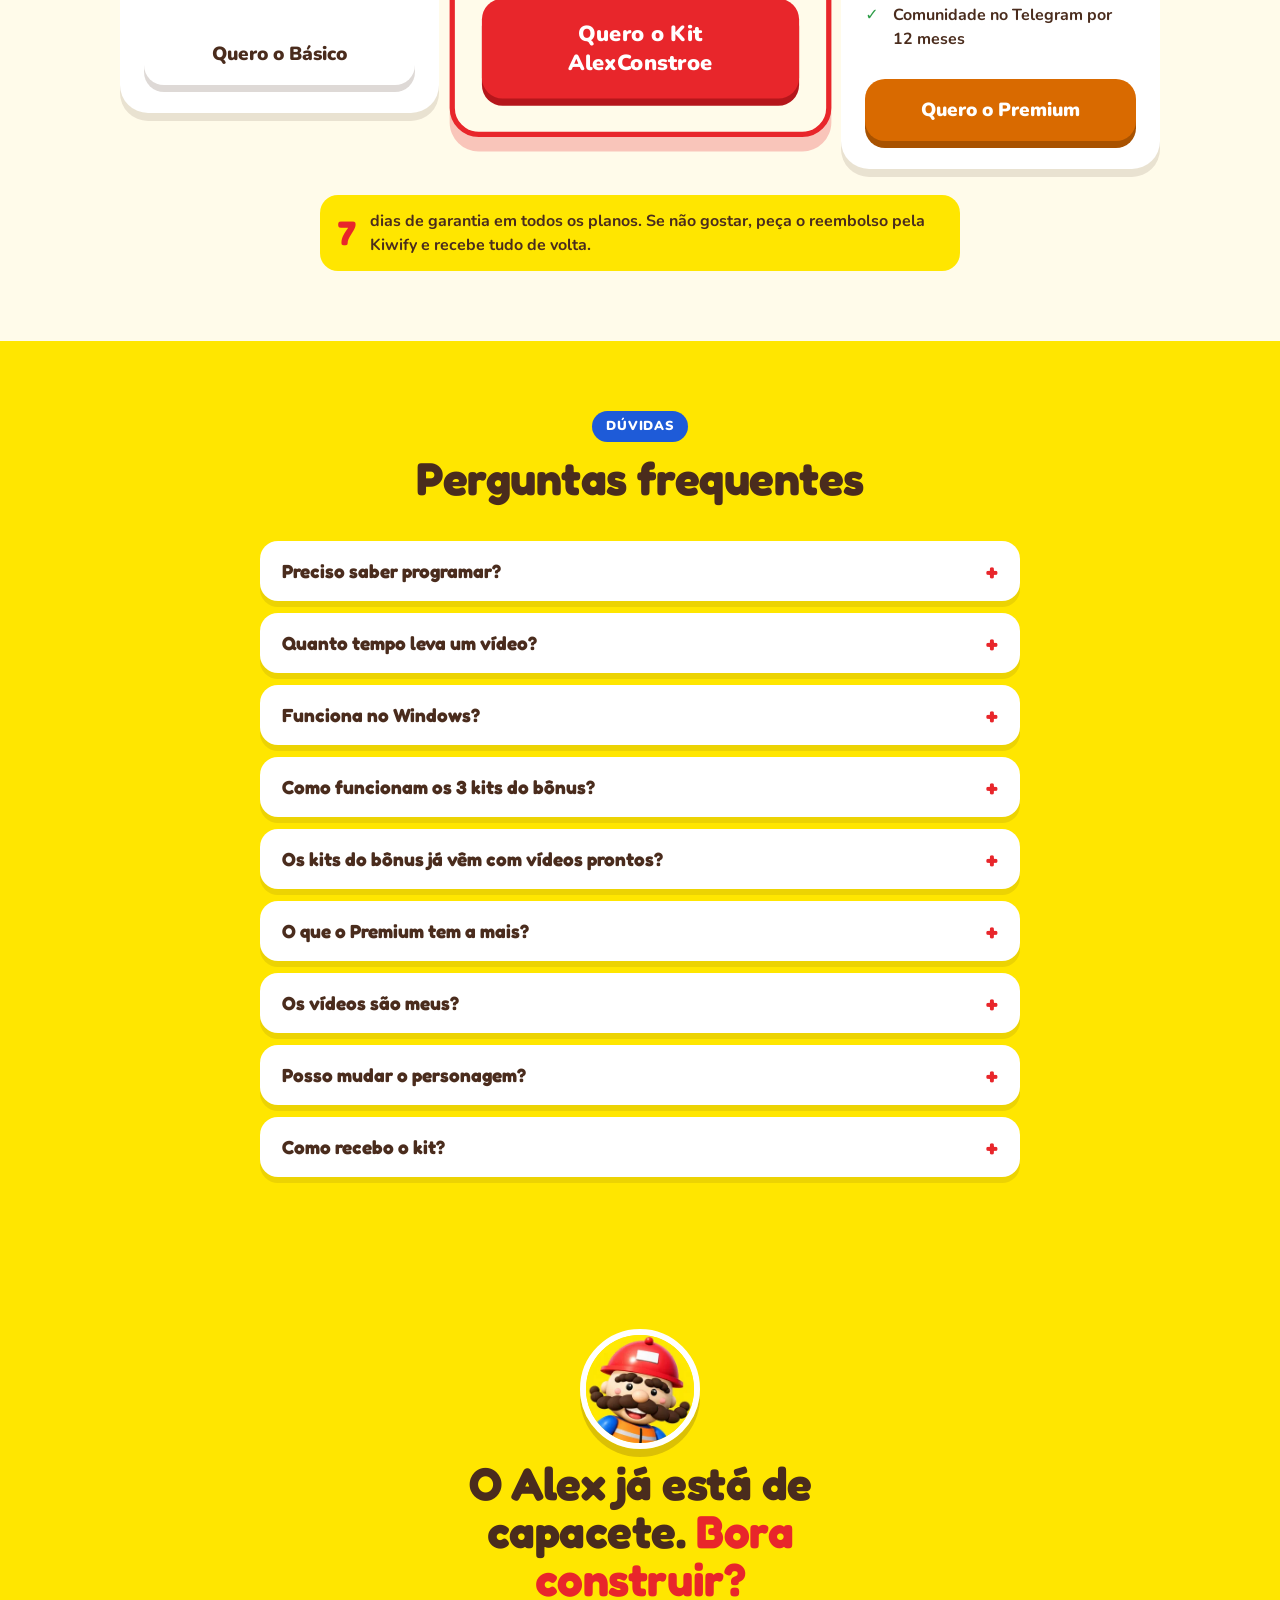
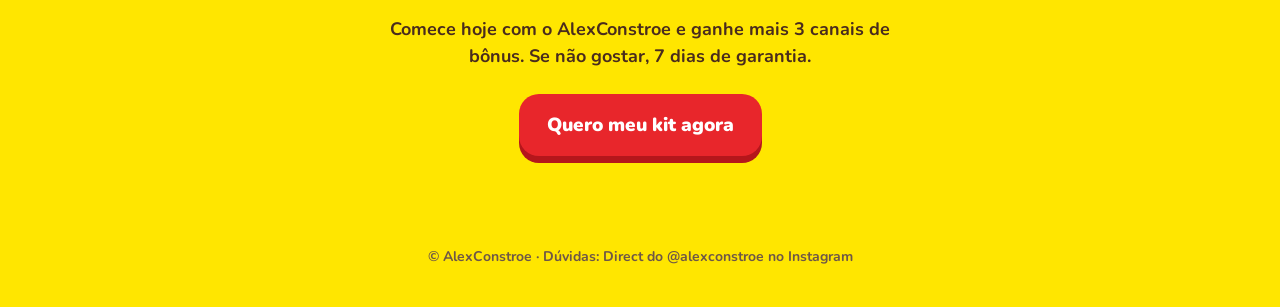
<file: 1111/index.html>
<!doctype html>
<html lang="pt-BR">
<head>
<meta charset="utf-8">
<meta name="viewport" content="width=device-width, initial-scale=1">
<meta name="robots" content="noindex">
<title>Promoção 11.11 · AlexConstroe</title>
<script>
  // leva pro site com a promoção 11.11 ligada (sem relógio), mantendo a origem do link (utm_...)
  var q = location.search ? "&" + location.search.slice(1) : "";
  location.replace("/?oferta=1111" + q + location.hash);
</script>
<meta http-equiv="refresh" content="0; url=/?oferta=1111">
</head>
<body></body>
</html>
</file>
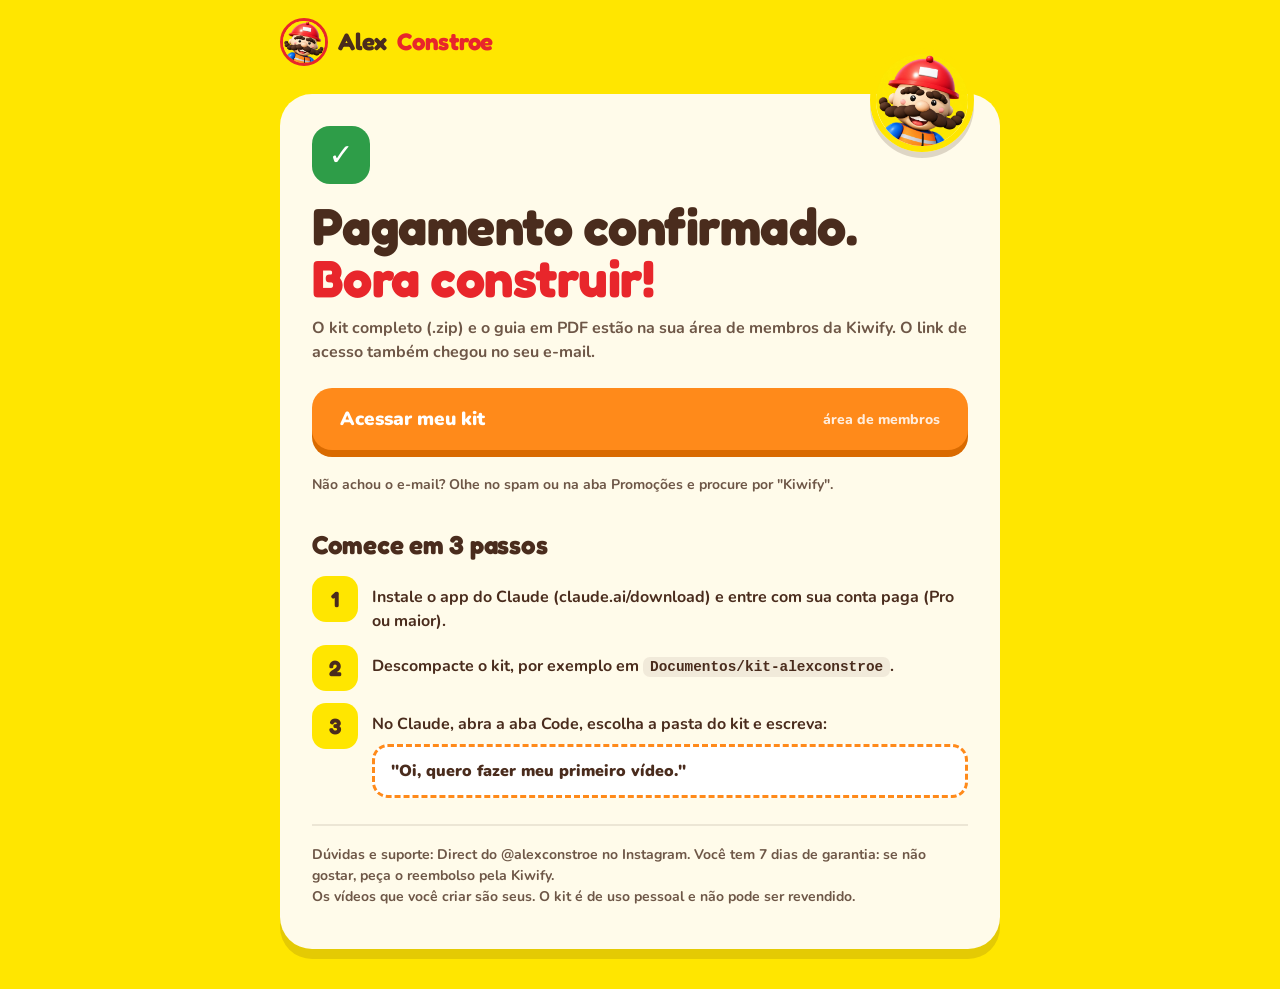
<file: obrigado.html>
<!doctype html>
<html lang="pt-BR">
<head>
<meta charset="utf-8">
<meta name="viewport" content="width=device-width, initial-scale=1">
<meta name="robots" content="noindex, nofollow">
<title>Seu kit · AlexConstroe</title>
<link rel="icon" href="img/alex.webp">
<link rel="preconnect" href="https://fonts.googleapis.com">
<link href="https://fonts.googleapis.com/css2?family=Fredoka:wght@600;700&family=Nunito:wght@600;700;800;900&display=swap" rel="stylesheet">
<link rel="stylesheet" href="estilo.css">
<style>
.wrap { max-width: 760px; }
.card { margin: 10px 0 40px; position: relative; }
.alex { position: absolute; right: 26px; top: -46px; width: 104px; height: 104px; border-radius: 50%; border: 6px solid var(--amarelo); box-shadow: 0 6px 0 rgba(74,44,29,.18); }
.ok { width: 58px; height: 58px; border-radius: 18px; background: #2e9d48; color: #fff; display: grid; place-items: center; font-size: 30px; font-weight: 900; }
h1 { font-size: clamp(34px, 7vw, 52px); line-height: 1; margin: 16px 0 12px; }
h1 em { font-style: normal; color: var(--vermelho); }
h2 { font-size: 26px; margin: 30px 0 12px; }
p { font-weight: 700; color: var(--suave); margin: 0 0 10px; }
.dl { display: grid; gap: 14px; margin: 24px 0; }
.dl .btn { justify-content: space-between; text-align: left; }
.dl small { font-weight: 800; opacity: .85; font-size: 14px; }
.passo { display: grid; grid-template-columns: 46px 1fr; gap: 14px; align-items: start; margin: 12px 0; }
.passo .n { width: 46px; height: 46px; border-radius: 14px; background: var(--amarelo); display: grid; place-items: center; font: 700 22px "Fredoka"; }
.passo p { margin: 9px 0 0; color: var(--marrom); }
.fala { background: #fff; border: 3px dashed var(--laranja); border-radius: 16px; padding: 12px 16px; font-weight: 900; margin-top: 8px; }
.nota { font-size: 14px; margin-top: 26px; border-top: 2px solid rgba(74,44,29,.1); padding-top: 18px; }
@media (max-width: 560px) { .alex { width: 76px; height: 76px; right: 16px; top: -30px; } .card { padding: 26px 20px; } }
</style>
<!-- Meta Pixel: conta a visita nesta página (a compra em si é contada pela Kiwify) -->
<script>
!function(f,b,e,v,n,t,s){if(f.fbq)return;n=f.fbq=function(){n.callMethod?
n.callMethod.apply(n,arguments):n.queue.push(arguments)};if(!f._fbq)f._fbq=n;
n.push=n;n.loaded=!0;n.version='2.0';n.queue=[];t=b.createElement(e);t.async=!0;
t.src=v;s=b.getElementsByTagName(e)[0];s.parentNode.insertBefore(t,s)}(window,
document,'script','https://connect.facebook.net/en_US/fbevents.js');
fbq('init', '1135860812171448');
fbq('track', 'PageView');
</script>
<noscript><img height="1" width="1" style="display:none" alt="" src="https://www.facebook.com/tr?id=1135860812171448&ev=PageView&noscript=1"></noscript>
<!-- fim do Meta Pixel -->
</head>
<body>
<div class="wrap">
  <header class="topo"><span class="marca"><img src="img/alex.webp" alt="">Alex<b>Constroe</b></span></header>

  <main class="card">
    <img class="alex" src="img/alex.webp" alt="Alex">
    <div class="ok">✓</div>
    <h1>Pagamento confirmado. <em>Bora construir!</em></h1>
    <p>O kit completo (.zip) e o guia em PDF estão na sua área de membros da Kiwify. O link de acesso também chegou no seu e-mail.</p>

    <div class="dl">
      <a class="btn laranja" id="area" href="#" target="_blank" rel="noopener">Acessar meu kit <small>área de membros</small></a>
    </div>
    <p style="font-size:14px">Não achou o e-mail? Olhe no spam ou na aba Promoções e procure por "Kiwify".</p>

    <h2>Comece em 3 passos</h2>
    <div class="passo"><span class="n">1</span><p>Instale o app do <b>Claude</b> (claude.ai/download) e entre com sua conta paga (Pro ou maior).</p></div>
    <div class="passo"><span class="n">2</span><p>Descompacte o kit, por exemplo em <code>Documentos/kit-alexconstroe</code>.</p></div>
    <div class="passo"><span class="n">3</span><div><p>No Claude, abra a aba <b>Code</b>, escolha a pasta do kit e escreva:</p><div class="fala">"Oi, quero fazer meu primeiro vídeo."</div></div></div>

    <p class="nota">Dúvidas e suporte: Direct do <b>@alexconstroe</b> no Instagram. Você tem 7 dias de garantia: se não gostar, peça o reembolso pela Kiwify.<br>Os vídeos que você criar são seus. O kit é de uso pessoal e não pode ser revendido.</p>
  </main>
</div>
<script>
// ====== CONFIGURAÇÃO ======
// Cole aqui o link da área de membros do produto na Kiwify:
const AREA_KIWIFY = "https://members.kiwify.com/?club=c8cb5c30-b7ec-4db7-abe7-2076ce64f76f";
// ==========================
const area = document.getElementById("area");
if (AREA_KIWIFY) area.href = AREA_KIWIFY; else area.style.display = "none";
</script>
</body>
</html>
</file>
<file: estilo.css>
/* Identidade AlexConstroe: amarelo de fundo, capacete vermelho, camisa azul, colete laranja, bigode marrom */
:root {
  --amarelo: #FFE600;
  --amarelo-d: #E8CF00;
  --vermelho: #E8262B;
  --vermelho-d: #B5161B;
  --azul: #1E5BD8;
  --azul-d: #123F9E;
  --laranja: #FF8A1A;
  --laranja-d: #D96A00;
  --marrom: #4A2C1D;
  --pele: #F8E1C6;
  --creme: #FFFBEA;
  --branco: #FFFFFF;
  --suave: #6E5747;
}
* { box-sizing: border-box; }
html, body { margin: 0; }
body {
  font-family: "Nunito", system-ui, sans-serif;
  color: var(--marrom);
  background: var(--amarelo);
  line-height: 1.5;
}
img { max-width: 100%; display: block; }
a { color: inherit; }
.wrap { max-width: 1080px; margin: 0 auto; padding: 0 20px; }
h1, h2, h3, .marca { font-family: "Fredoka", "Nunito", sans-serif; font-weight: 700; letter-spacing: -.01em; }

/* Topo */
.topo { display: flex; align-items: center; justify-content: space-between; gap: 12px; padding: 18px 0; }
.marca { display: flex; align-items: center; gap: 10px; font-size: 24px; text-decoration: none; }
.marca img { width: 48px; height: 48px; border-radius: 50%; border: 3px solid var(--vermelho); background: var(--amarelo); }
.marca b { color: var(--vermelho); }

/* Botões em relevo, estilo brinquedo */
.btn {
  display: inline-flex; align-items: center; justify-content: center; gap: 10px;
  padding: 18px 28px; border-radius: 20px; border: 0; cursor: pointer;
  font: 900 19px "Nunito", sans-serif; text-decoration: none; text-align: center;
  transition: transform .1s, box-shadow .1s;
}
.btn:active { transform: translateY(4px); }
.btn.vermelho { background: var(--vermelho); color: #fff; box-shadow: 0 7px 0 var(--vermelho-d); }
.btn.vermelho:active { box-shadow: 0 3px 0 var(--vermelho-d); }
.btn.laranja { background: var(--laranja); color: #fff; box-shadow: 0 7px 0 var(--laranja-d); }
.btn.branco { background: #fff; color: var(--marrom); box-shadow: 0 7px 0 rgba(74,44,29,.18); }
.btn.peq { padding: 11px 18px; font-size: 15px; border-radius: 14px; box-shadow: 0 5px 0 var(--vermelho-d); }

.card { background: var(--creme); border-radius: 32px; padding: 32px; box-shadow: 0 10px 0 rgba(74,44,29,.15); }
.selo { display: inline-block; background: var(--azul); color: #fff; border-radius: 99px; padding: 6px 14px; font-weight: 900; font-size: 13px; text-transform: uppercase; letter-spacing: .06em; }
code { font-family: ui-monospace, Consolas, monospace; background: rgba(74,44,29,.08); padding: 2px 7px; border-radius: 7px; font-size: .9em; }

/* esconde o selo "Powered by Netlify" que o plano grátis injeta */
#nl-badge-frame { display: none !important; }
</file>
